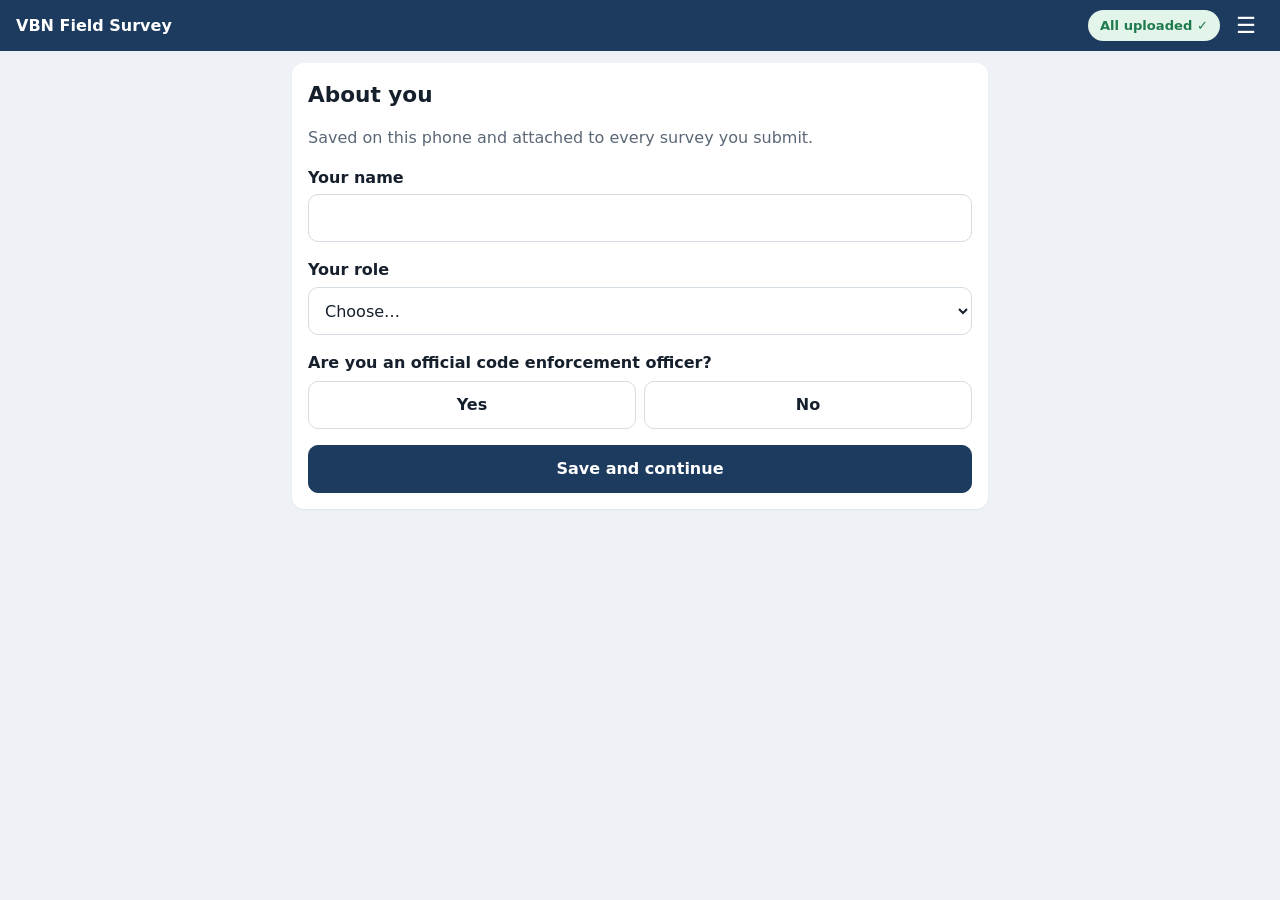
<file: index.html>
<!doctype html>
<html lang="en">
<head>
  <meta charset="utf-8">
  <meta name="viewport" content="width=device-width, initial-scale=1, viewport-fit=cover">
  <meta name="theme-color" content="#1d3a5f">
  <meta name="apple-mobile-web-app-capable" content="yes">
  <meta name="apple-mobile-web-app-title" content="VBN Survey">
  <title>VBN Field Survey</title>
  <link rel="manifest" href="manifest.webmanifest">
  <link rel="icon" href="icons/icon.svg" type="image/svg+xml">
  <link rel="apple-touch-icon" href="icons/icon-192.png">
  <link rel="stylesheet" href="css/app.css">
</head>
<body>
  <header class="topbar">
    <a class="brand" href="#/list">VBN Field Survey</a>
    <div class="topbar-actions">
      <button type="button" id="sync-pill" class="pill">…</button>
      <a class="icon-btn" href="#/menu" aria-label="Menu">☰</a>
    </div>
  </header>
  <main id="view" tabindex="-1"></main>
  <div id="toast" role="status" aria-live="polite"></div>
  <noscript>This tool needs JavaScript enabled.</noscript>
  <script type="module" src="js/app.js"></script>
</body>
</html>
</file>
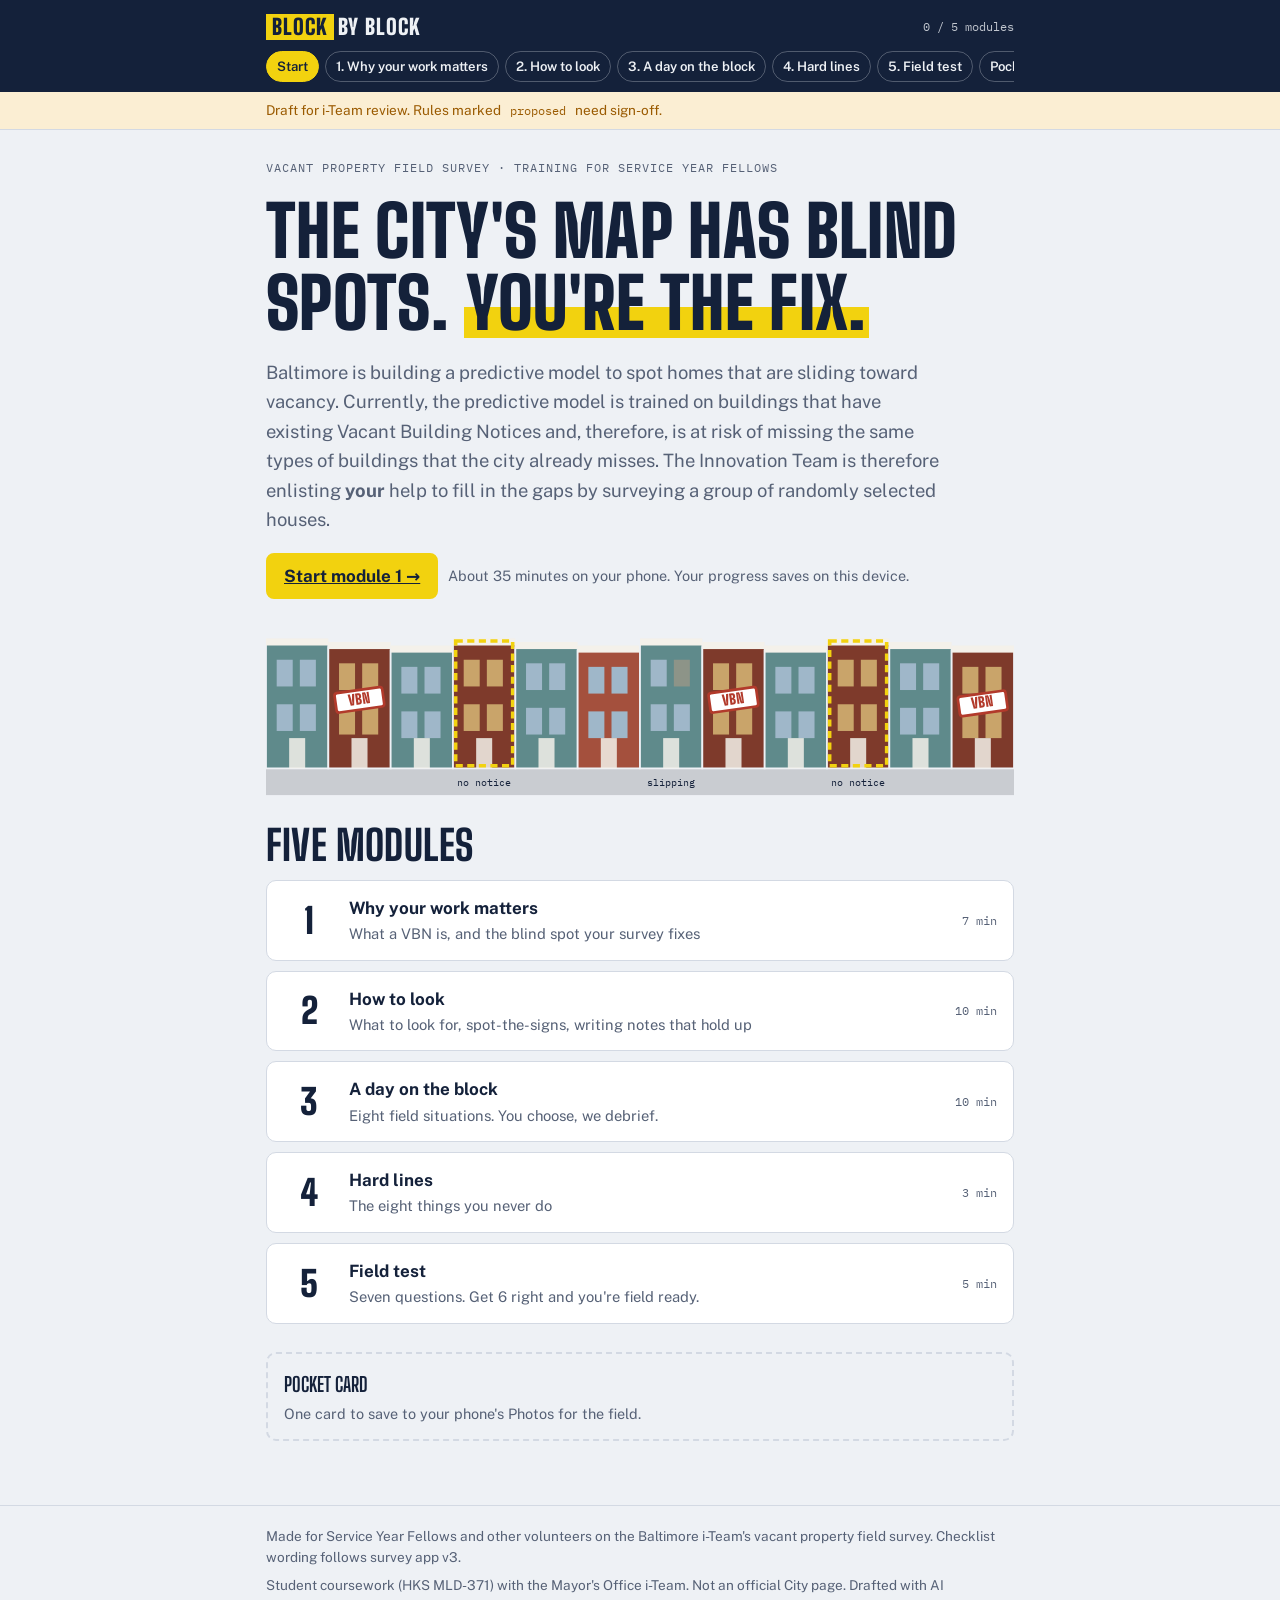
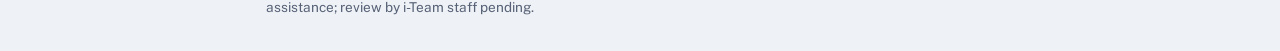
<file: training/index.html>
<!doctype html>
<html lang="en">
<head>
<meta charset="utf-8">
<meta name="viewport" content="width=device-width, initial-scale=1, viewport-fit=cover">
<meta name="description" content="VBN field survey training for Service Year Fellows. Student coursework draft, not an official City page.">
<style>:root{color-scheme:light;padding-top:env(safe-area-inset-top,0px);padding-bottom:env(safe-area-inset-bottom,0px)}body{margin:0}img{max-width:100%}[hidden]{display:none!important}</style>
<title>Block by Block</title>
<meta name="claude:viewport-fit-sides" content="cover">
<link rel="preconnect" href="https://fonts.googleapis.com">
<link rel="preconnect" href="https://fonts.gstatic.com" crossorigin>
<link rel="stylesheet" href="https://fonts.googleapis.com/css2?family=Big+Shoulders+Display:wght@700;800;900&family=IBM+Plex+Mono:wght@500&family=Public+Sans:ital,wght@0,400;0,600;0,700;1,400&display=swap">
<style>
/* Layout: a field notebook. One narrow reading column, a sticky top bar with module chips,
   hi-vis yellow used like a highlighter on survey paper, brick red reserved for hard lines. */
:root {
  --paper: #eef1f5;
  --card: #ffffff;
  --ink: #14213a;
  --muted: #566176;
  --line: #d3d9e3;
  --hivis: #f2d20f;
  --hivis-ink: #14213a;
  --brick: #b23a2b;
  --brick-bg: #f9e4e0;
  --ok: #1d7650;
  --ok-bg: #dff2e8;
  --judge: #9a5a00;
  --judge-bg: #fbeed3;
  --focus: #2f6fd6;
  /* house illustration */
  --h-brick: #a4503d;
  --h-brick-dk: #7e3a2b;
  --h-form: #a7abb3;
  --h-form-dk: #8c919a;
  --h-paint: #5f8a8b;
  --h-trim: #f4f1ea;
  --h-glass: #9fb7c9;
  --h-glass-dirty: #8d9488;
  --h-board: #c9a46a;
  --h-board-dk: #a07f48;
  --h-green: #4d7d3a;
  --h-green-dk: #2f5a24;
  --h-green-lt: #7fae5a;
  --h-walk: #c9ccd1;
  --h-sky: #dde6ee;
  --h-bag: #2b2f36;
  --display: "Big Shoulders Display", "Arial Narrow", Impact, sans-serif;
  --body: "Public Sans", system-ui, -apple-system, "Segoe UI", Roboto, sans-serif;
  --mono: "IBM Plex Mono", ui-monospace, Menlo, Consolas, monospace;
}
@media (prefers-color-scheme: dark) {
  :root:not([data-theme="light"]) {
    --paper: #0f1626; --card: #172138; --ink: #e8ecf3; --muted: #9ba5b9; --line: #2a3552;
    --hivis: #f2d20f; --hivis-ink: #14213a;
    --brick: #f08070; --brick-bg: #3a1d1b; --ok: #62d3a2; --ok-bg: #12301f;
    --judge: #f2b45a; --judge-bg: #352710; --focus: #8ab4ff;
    --h-brick: #8f4636; --h-brick-dk: #6a3226; --h-form: #7d828b; --h-form-dk: #686d76;
    --h-paint: #4b7071; --h-trim: #d9d5cc; --h-glass: #6d8597; --h-glass-dirty: #6b7067;
    --h-board: #a8864f; --h-board-dk: #826639; --h-green: #4f7a3c; --h-green-dk: #2e4f24; --h-green-lt: #73a052; --h-walk: #59606b;
    --h-sky: #1d2944; --h-bag: #090b0f;
    color-scheme: dark;
  }
}
:root[data-theme="dark"] {
  --paper: #0f1626; --card: #172138; --ink: #e8ecf3; --muted: #9ba5b9; --line: #2a3552;
  --hivis: #f2d20f; --hivis-ink: #14213a;
  --brick: #f08070; --brick-bg: #3a1d1b; --ok: #62d3a2; --ok-bg: #12301f;
  --judge: #f2b45a; --judge-bg: #352710; --focus: #8ab4ff;
  --h-brick: #8f4636; --h-brick-dk: #6a3226; --h-form: #7d828b; --h-form-dk: #686d76;
  --h-paint: #4b7071; --h-trim: #d9d5cc; --h-glass: #6d8597; --h-glass-dirty: #6b7067;
  --h-board: #a8864f; --h-board-dk: #826639; --h-green: #4f7a3c; --h-green-dk: #2e4f24; --h-green-lt: #73a052; --h-walk: #59606b;
  --h-sky: #1d2944; --h-bag: #090b0f;
  color-scheme: dark;
}

* { box-sizing: border-box; }
html { scroll-padding-top: 120px; }
body {
  background: var(--paper);
  color: var(--ink);
  font: 17px/1.6 var(--body);
  -webkit-font-smoothing: antialiased;
}
body::before {
  content: ""; position: fixed; inset: 0 0 auto; height: env(safe-area-inset-top, 0px);
  z-index: 10; background: #14213a;
}
a { color: inherit; }
:focus-visible { outline: 3px solid var(--focus); outline-offset: 2px; border-radius: 4px; }
h1, h2, h3 { font-family: var(--display); text-wrap: balance; line-height: 1.02; margin: 0; letter-spacing: 0.005em; }
h1 { font-size: clamp(2.6rem, 9vw, 4.4rem); font-weight: 900; text-transform: uppercase; }
h2 { font-size: clamp(1.9rem, 6vw, 2.6rem); font-weight: 800; text-transform: uppercase; }
h3 { font-size: 1.45rem; font-weight: 800; text-transform: uppercase; }
p { margin: 0; }
.mono { font-family: var(--mono); font-size: 0.8em; }
.wrap {
  max-width: 780px; margin: 0 auto;
  padding-left: max(16px, env(safe-area-inset-left, 0px));
  padding-right: max(16px, env(safe-area-inset-right, 0px));
}

/* Top bar */
.top {
  position: sticky; top: env(safe-area-inset-top, 0px); z-index: 9;
  background: var(--ink); color: var(--paper);
}
:root .top { color: #eef1f5; background: #14213a; }
.top .wrap { display: flex; flex-direction: column; gap: 6px; padding-block: 10px 0; }
.brand { display: flex; align-items: center; justify-content: space-between; gap: 12px; }
.brand a { text-decoration: none; font-family: var(--display); font-weight: 900; font-size: 1.35rem; letter-spacing: 0.04em; text-transform: uppercase; }
.brand a span { background: var(--hivis); color: var(--hivis-ink); padding: 0 6px; margin-right: 4px; }
.brand .count { font-family: var(--mono); font-size: 0.78rem; opacity: 0.8; white-space: nowrap; }
.chips { display: flex; gap: 6px; overflow-x: auto; padding-bottom: 10px; scrollbar-width: none; }
.chips::-webkit-scrollbar { display: none; }
.chip {
  flex: none; text-decoration: none; font-size: 0.82rem; font-weight: 600;
  padding: 4px 10px; border-radius: 999px; border: 1px solid rgba(238,241,245,0.28);
  white-space: nowrap; display: inline-flex; gap: 6px; align-items: center;
}
.chip[aria-current="page"] { background: var(--hivis); color: var(--hivis-ink); border-color: var(--hivis); }
.chip .tick { font-size: 0.75rem; }

.draft {
  background: var(--judge-bg); color: var(--judge); font-size: 0.85rem; border-bottom: 1px solid var(--line);
}
.draft .wrap { padding-block: 8px; }

main { padding-block: 28px 64px; }
section.view { display: flex; flex-direction: column; gap: 28px; }
.kicker { font-family: var(--mono); font-size: 0.78rem; letter-spacing: 0.08em; text-transform: uppercase; color: var(--muted); }
.lede { font-size: 1.15rem; color: var(--muted); max-width: 62ch; }
.prose { display: flex; flex-direction: column; gap: 14px; max-width: 65ch; }
.hl { background: linear-gradient(transparent 55%, var(--hivis) 55%, var(--hivis) 92%, transparent 92%); color: inherit; padding: 0 2px; }
.block { display: flex; flex-direction: column; gap: 14px; }
.card { background: var(--card); border: 1px solid var(--line); border-radius: 10px; padding: 20px; display: flex; flex-direction: column; gap: 14px; min-width: 0; }
.muted { color: var(--muted); }
.small { font-size: 0.9rem; }

/* Buttons */
button { font: inherit; color: inherit; cursor: pointer; }
.btn {
  border: 2px solid var(--ink); background: transparent; padding: 10px 16px; border-radius: 8px;
  font-weight: 700; text-align: left; line-height: 1.35;
}
.btn:hover { background: color-mix(in srgb, var(--ink) 7%, transparent); }
.btn.primary { background: var(--hivis); color: var(--hivis-ink); border-color: var(--hivis); }
.btn.primary:hover { filter: brightness(0.95); }
.btn:disabled { opacity: 0.45; cursor: default; }
.row { display: flex; gap: 10px; flex-wrap: wrap; align-items: center; }
.options { display: flex; flex-direction: column; gap: 8px; }
.opt {
  border: 1.5px solid var(--line); background: var(--card); border-radius: 8px; padding: 12px 14px;
  text-align: left; font-weight: 400; line-height: 1.45; display: flex; gap: 10px;
}
.opt:hover:not(:disabled) { border-color: var(--ink); }
.opt .letter { font-family: var(--mono); font-weight: 500; color: var(--muted); flex: none; }
.opt.right { border-color: var(--ok); background: var(--ok-bg); }
.opt.wrong { border-color: var(--brick); background: var(--brick-bg); }
.opt:disabled { cursor: default; }
.feedback { border-radius: 8px; padding: 12px 14px; font-size: 0.97rem; }
.feedback.good { background: var(--ok-bg); color: var(--ink); border-left: 4px solid var(--ok); }
.feedback.bad { background: var(--brick-bg); color: var(--ink); border-left: 4px solid var(--brick); }
.feedback.meh { background: var(--judge-bg); color: var(--ink); border-left: 4px solid var(--judge); }
.feedback strong { display: block; margin-bottom: 2px; }

/* Start page */
.hero { display: flex; flex-direction: column; gap: 18px; }
.hero svg { width: 100%; height: auto; display: block; max-width: 100%; }
.modlist { display: flex; flex-direction: column; gap: 10px; list-style: none; margin: 0; padding: 0; }
.modlist a {
  display: grid; grid-template-columns: 52px 1fr auto; gap: 14px; align-items: center;
  text-decoration: none; background: var(--card); border: 1px solid var(--line); border-radius: 10px; padding: 14px 16px;
}
.modlist a:hover { border-color: var(--ink); }
.modlist .num { font-family: var(--display); font-weight: 900; font-size: 2.2rem; line-height: 1; text-align: center; }
.modlist .t { font-weight: 700; display: block; }
.modlist .d { color: var(--muted); font-size: 0.92rem; display: block; }
.modlist .s { font-family: var(--mono); font-size: 0.75rem; color: var(--muted); white-space: nowrap; }
.modlist .s.done { color: var(--ok); }
.extras { display: grid; grid-template-columns: repeat(auto-fit, minmax(220px, 1fr)); gap: 10px; }
.extras a { text-decoration: none; border: 2px dashed var(--line); border-radius: 10px; padding: 14px 16px; display: flex; flex-direction: column; gap: 2px; }
.extras a:hover { border-color: var(--ink); }
.extras b { font-family: var(--display); text-transform: uppercase; font-size: 1.25rem; }

/* VBN stamp */
.defn { display: grid; grid-template-columns: auto 1fr; gap: 18px; align-items: center; }
.stamp {
  font-family: var(--display); font-weight: 900; font-size: 2.4rem; color: var(--brick);
  border: 4px solid var(--brick); border-radius: 6px; padding: 2px 12px; transform: rotate(-6deg);
  letter-spacing: 0.06em; line-height: 1.1;
}
@media (max-width: 460px) { .defn { grid-template-columns: 1fr; } .stamp { justify-self: start; } }

/* Guess sliders */
.guess { display: flex; flex-direction: column; gap: 10px; }
.guess label { font-weight: 600; }
.guess input[type=range] { width: 100%; accent-color: var(--ink); }
.guess .val { font-family: var(--display); font-weight: 800; font-size: 1.8rem; }
.guess .reveal { min-height: 1.6em; }

/* Blind spot strip */
.strip { overflow-x: auto; }
.strip svg { display: block; min-width: 560px; width: 100%; height: auto; }
.toggle { display: inline-flex; border: 2px solid var(--ink); border-radius: 999px; overflow: hidden; }
.toggle button { border: 0; background: transparent; padding: 7px 14px; font-weight: 700; font-size: 0.92rem; }
.toggle button[aria-pressed="true"] { background: var(--ink); color: var(--paper); }

/* Timeline */
.timeline { display: grid; grid-template-columns: repeat(5, 1fr); gap: 4px; list-style: none; margin: 0; padding: 0; }
.timeline li { padding: 10px 8px; font-size: 0.85rem; font-weight: 600; border-top: 6px solid var(--line); }
.timeline li:nth-child(1) { border-color: var(--ok); }
.timeline li:nth-child(2) { border-color: var(--hivis); }
.timeline li:nth-child(3) { border-color: var(--judge); }
.timeline li:nth-child(4), .timeline li:nth-child(5) { border-color: var(--brick); }
.timeline li span { display: block; font-weight: 400; color: var(--muted); font-size: 0.8rem; }
@media (max-width: 560px) { .timeline { grid-template-columns: 1fr; } .timeline li { border-top: 0; border-left: 6px solid var(--line); } }

/* checklist groups */
.rule { display: grid; grid-template-columns: repeat(auto-fit, minmax(160px, 1fr)); gap: 10px; }
.rule div { border: 1.5px solid var(--line); border-radius: 8px; padding: 12px; background: var(--card); display: flex; flex-direction: column; gap: 4px; }
.rule .g { font-family: var(--display); font-weight: 900; font-size: 2rem; line-height: 1; }
.rule .n { font-size: 0.88rem; color: var(--muted); }

/* Spot the signs */
.house svg { width: 100%; height: auto; display: block; max-width: 100%; border-radius: 8px; }
.hs { fill: transparent; cursor: pointer; }
.hs:hover { fill: color-mix(in srgb, var(--hivis) 25%, transparent); }
.hs:focus-visible { outline: none; fill: color-mix(in srgb, var(--focus) 25%, transparent); }
.hs.found { fill: color-mix(in srgb, var(--hivis) 30%, transparent); stroke: var(--hivis); stroke-width: 3; }
.hs.decoy.found { fill: color-mix(in srgb, var(--h-paint) 15%, transparent); stroke: var(--muted); stroke-dasharray: 6 4; }
.pin circle { fill: var(--hivis); stroke: #14213a; stroke-width: 2; }
.pin text { font: 800 15px var(--display); fill: #14213a; text-anchor: middle; dominant-baseline: central; pointer-events: none; }
.pin { pointer-events: none; }
.found-list { list-style: none; margin: 0; padding: 0; display: flex; flex-direction: column; gap: 6px; }
.found-list li { display: grid; grid-template-columns: 28px 1fr; gap: 10px; align-items: start; font-size: 0.95rem; }
.found-list .b { width: 24px; height: 24px; border-radius: 50%; background: var(--hivis); color: #14213a; font: 800 14px/24px var(--display); text-align: center; }
.found-list .b.x { background: transparent; border: 2px dashed var(--muted); color: var(--muted); line-height: 20px; }
.code { font-family: var(--mono); font-size: 0.75rem; background: color-mix(in srgb, var(--ink) 8%, transparent); padding: 1px 6px; border-radius: 4px; white-space: nowrap; }
.meter { height: 10px; background: var(--line); border-radius: 999px; overflow: hidden; }
.meter i { display: block; height: 100%; background: var(--hivis); width: 0; transition: width .3s; }

/* Scale */
.scale { display: grid; grid-template-columns: repeat(5, 1fr); gap: 6px; }
.scale div { border-radius: 8px; padding: 10px 8px; background: var(--card); border: 1.5px solid var(--line); display: flex; flex-direction: column; gap: 2px; }
.scale b { font-family: var(--display); font-size: 1.9rem; line-height: 1; }
.scale span { font-size: 0.8rem; font-weight: 700; }
.scale small { font-size: 0.75rem; color: var(--muted); line-height: 1.3; }
@media (max-width: 600px) { .scale { grid-template-columns: 1fr; } .scale div { flex-direction: row; gap: 10px; align-items: baseline; flex-wrap: wrap; } }

/* Ordered steps */
.steps { list-style: none; counter-reset: s; margin: 0; padding: 0; display: flex; flex-direction: column; gap: 8px; }
.steps li { counter-increment: s; display: grid; grid-template-columns: 34px 1fr; gap: 10px; align-items: baseline; }
.steps li::before { content: counter(s); font-family: var(--display); font-weight: 900; font-size: 1.5rem; line-height: 1; text-align: center; }

/* Scenario */
.scene-head { display: flex; justify-content: space-between; align-items: baseline; gap: 12px; flex-wrap: wrap; }
.scene-text { font-size: 1.12rem; }
.dots { display: flex; gap: 5px; }
.dots i { width: 10px; height: 10px; border-radius: 50%; background: var(--line); display: block; }
.dots i.on { background: var(--ink); }
.dots i.ok { background: var(--ok); }
.dots i.no { background: var(--brick); }

/* Hard lines */
.lines { list-style: none; margin: 0; padding: 0; display: flex; flex-direction: column; gap: 0; border-top: 3px solid var(--brick); }
.lines li { display: grid; grid-template-columns: 44px 1fr; gap: 12px; padding: 14px 0; border-bottom: 1px solid var(--line); }
.lines .n { font-family: var(--display); font-weight: 900; font-size: 2rem; color: var(--brick); line-height: 1; }
.lines b { display: block; font-size: 1.05rem; }
.lines span { color: var(--muted); font-size: 0.95rem; }
.prop { font-family: var(--mono); font-size: 0.72rem; color: var(--judge); background: var(--judge-bg); padding: 1px 6px; border-radius: 4px; white-space: nowrap; }
.sorter { display: flex; flex-direction: column; gap: 14px; }
.sort-card { font-size: 1.15rem; font-weight: 600; padding: 22px 18px; border: 2px solid var(--ink); border-radius: 10px; background: var(--card); min-height: 110px; display: flex; align-items: center; }
.bins { display: grid; grid-template-columns: repeat(3, 1fr); gap: 8px; }
.bin { border: 2px solid; border-radius: 8px; padding: 12px 8px; font-weight: 800; text-align: center; background: var(--card); font-family: var(--display); font-size: 1.2rem; text-transform: uppercase; letter-spacing: 0.02em; }
.bin.fine { border-color: var(--ok); color: var(--ok); }
.bin.judge { border-color: var(--judge); color: var(--judge); }
.bin.line { border-color: var(--brick); color: var(--brick); }
.bin:hover:not(:disabled) { background: color-mix(in srgb, currentColor 10%, var(--card)); }
.bin:disabled { opacity: .5; cursor: default; }

/* Notes game */
.vs { display: grid; grid-template-columns: 1fr 1fr; gap: 8px; }
@media (max-width: 520px) { .vs { grid-template-columns: 1fr; } }
.vs .opt { font-family: var(--mono); font-size: 0.88rem; }

/* Test */
.score-big { font-family: var(--display); font-weight: 900; font-size: 3.4rem; line-height: 1; }
input[type=text] { font: inherit; padding: 10px 12px; border: 1.5px solid var(--line); border-radius: 8px; background: var(--card); color: var(--ink); width: 100%; max-width: 360px; }

/* Pocket card */
.pocket { border: 3px solid var(--ink); border-radius: 16px; background: var(--card); padding: 20px; display: flex; flex-direction: column; gap: 16px; max-width: 460px; }
.pocket h2 { font-size: 2rem; }
.pocket ol, .pocket ul { margin: 0; padding-left: 1.3em; display: flex; flex-direction: column; gap: 4px; font-size: 0.95rem; }
.pocket .lbl { font-family: var(--mono); font-size: 0.72rem; text-transform: uppercase; letter-spacing: 0.08em; color: var(--muted); }
.pocket .never { border-top: 3px solid var(--brick); padding-top: 10px; display: flex; flex-direction: column; gap: 6px; }
.pocket .never li::marker { color: var(--brick); font-weight: 800; }
.say { background: rgba(242, 210, 15, 0.22); border-radius: 8px; padding: 12px 14px; font-style: italic; }

.next { display: flex; justify-content: space-between; gap: 10px; flex-wrap: wrap; border-top: 1px solid var(--line); padding-top: 20px; }
footer { border-top: 1px solid var(--line); }
footer .wrap { padding-block: 20px 32px; font-size: 0.85rem; color: var(--muted); display: flex; flex-direction: column; gap: 6px; }

@media (prefers-reduced-motion: reduce) { * { transition: none !important; animation: none !important; } }
@keyframes pop { from { transform: scale(.6); } to { transform: scale(1); } }
.pin { animation: pop .2s ease-out; transform-box: fill-box; transform-origin: center; }
</style>

</head>
<body>
<header class="top">
  <div class="wrap">
    <div class="brand">
      <a href="#start"><span>Block</span>by Block</a>
      <div class="count" id="count">0 / 5 modules</div>
    </div>
    <nav class="chips" id="chips" aria-label="Modules"></nav>
  </div>
</header>
<div class="draft"><div class="wrap">Draft for i-Team review. Rules marked <span class="prop">proposed</span> need sign-off.</div></div>

<main class="wrap" id="main"></main>

<footer><div class="wrap">
  <p>Made for Service Year Fellows and other volunteers on the Baltimore i-Team's vacant property field survey. Checklist wording follows survey app v3.</p>
  <p>Student coursework (HKS MLD-371) with the Mayor's Office i-Team. Not an official City page. Drafted with AI assistance; review by i-Team staff pending.</p>
</div></footer>

<script>
(() => {
const MODS = [
  { id: "why",   n: 1, t: "Why your work matters", d: "What a VBN is, and the blind spot your survey fixes", min: 7 },
  { id: "look",  n: 2, t: "How to look", d: "What to look for, spot-the-signs, writing notes that hold up", min: 10 },
  { id: "norms", n: 3, t: "A day on the block", d: "Eight field situations. You choose, we debrief.", min: 10 },
  { id: "lines", n: 4, t: "Hard lines", d: "The eight things you never do", min: 3 },
  { id: "test",  n: 5, t: "Field test", d: "Seven questions. Get 6 right and you're field ready.", min: 5 },
];
const VIEWS = ["start", ...MODS.map(m => m.id), "pocket"];

/* ---------- storage (per-viewer convenience only) ---------- */
const KEY = "bbb-progress-v1";
let state = { done: {}, name: "", passed: false, passedOn: "" };
try { const s = JSON.parse(localStorage.getItem(KEY) || "null"); if (s) state = Object.assign(state, s); } catch (e) {}
const save = () => { try { localStorage.setItem(KEY, JSON.stringify(state)); } catch (e) {} };
const markDone = (id) => { state.done[id] = true; save(); renderChrome(); };

const $ = (s, el = document) => el.querySelector(s);
const esc = (s) => String(s).replace(/[&<>"]/g, c => ({ "&": "&amp;", "<": "&lt;", ">": "&gt;", '"': "&quot;" }[c]));
const main = $("#main");

function renderChrome(view) {
  view = view || current();
  const n = MODS.filter(m => state.done[m.id]).length;
  $("#count").textContent = `${n} / 5 modules`;
  const items = [["start", "Start"], ...MODS.map(m => [m.id, `${m.n}. ${m.t}`]), ["pocket", "Pocket card"]];
  $("#chips").innerHTML = items.map(([id, label]) =>
    `<a class="chip" href="#${id}" ${id === view ? 'aria-current="page"' : ""}>${esc(label)}${state.done[id] ? '<span class="tick" aria-label="done">✓</span>' : ""}</a>`).join("");
  const cur = $("#chips [aria-current]"); if (cur) cur.scrollIntoView({ block: "nearest", inline: "center" });
}
function current() { const h = location.hash.slice(1); return VIEWS.includes(h) ? h : "start"; }

function nextNav(id) {
  const i = MODS.findIndex(m => m.id === id);
  const prev = i > 0 ? MODS[i - 1] : null, nxt = MODS[i + 1];
  return `<div class="next">
    ${prev ? `<a class="btn" href="#${prev.id}">← ${esc(prev.t)}</a>` : `<a class="btn" href="#start">← Start</a>`}
    ${nxt ? `<a class="btn primary" href="#${nxt.id}" data-finish="${id}">Done. Next: ${esc(nxt.t)} →</a>` : ""}
  </div>`;
}

/* ---------- shared: multiple-choice question widget ---------- */
function mcq(el, q, onAnswer) {
  const letters = "ABCD";
  el.innerHTML = `<div class="options">${q.opts.map((o, i) =>
    `<button class="opt" data-i="${i}"><span class="letter">${letters[i]}</span><span>${esc(o)}</span></button>`).join("")}</div>
    <div class="fb" aria-live="polite"></div>`;
  el.querySelectorAll(".opt").forEach(b => b.addEventListener("click", () => {
    const i = +b.dataset.i, right = i === q.a;
    el.querySelectorAll(".opt").forEach((x, j) => { x.disabled = true; if (j === q.a) x.classList.add("right"); });
    if (!right) b.classList.add("wrong");
    const why = (q.why && q.why[i]) || q.explain || "";
    $(".fb", el).innerHTML = `<div class="feedback ${right ? "good" : "bad"}"><strong>${right ? "Yes." : "Not quite."}</strong>${why}</div>`;
    onAnswer && onAnswer(right, i);
  }));
}

/* ---------- house illustrations ---------- */
function rowStrip(mode) {
  // 12 houses; a few have VBNs on file, a few are vacant without one, a couple are struggling
  const kinds = ["ok","vbn","ok","hidden","ok","ok","strug","vbn","ok","hidden","ok","vbn"];
  const w = 70, gap = 0, H = 170;
  let s = `<svg viewBox="0 0 ${12 * w} ${H + 30}" role="img" aria-label="${mode === "model" ? "What the predictive model sees: three houses with a VBN on file" : "What is really on the block: three houses with VBNs, two vacant houses with no notice, one struggling house"}">`;
  s += `<rect x="0" y="${H}" width="${12 * w}" height="30" fill="var(--h-walk)"/>`;
  kinds.forEach((k, i) => {
    const x = i * (w + gap), top = 30 + (i % 3) * 4;
    const isV = k === "vbn" || k === "hidden";
    const showHidden = mode === "real";
    const body = (k === "hidden" && showHidden) || k === "vbn" ? "var(--h-brick-dk)" : (i % 2 ? "var(--h-brick)" : "var(--h-paint)");
    s += `<rect x="${x}" y="${top}" width="${w}" height="${H - top}" fill="${body}" stroke="var(--paper)" stroke-width="2"/>`;
    s += `<rect x="${x}" y="${top - 6}" width="${w}" height="8" fill="var(--h-trim)"/>`;
    for (let r = 0; r < 2; r++) for (let c = 0; c < 2; c++) {
      const wx = x + 12 + c * 26, wy = top + 18 + r * 50;
      let fill = "var(--h-glass)";
      if (k === "vbn" || (k === "hidden" && showHidden)) fill = "var(--h-board)";
      if (k === "strug" && showHidden && r === 0 && c === 1) fill = "var(--h-glass-dirty)";
      s += `<rect x="${wx}" y="${wy}" width="18" height="30" fill="${fill}"/>`;
    }
    s += `<rect x="${x + 26}" y="${H - 34}" width="18" height="34" fill="var(--h-trim)" opacity=".85"/>`;
    if (k === "vbn") {
      s += `<g transform="rotate(-8 ${x + 35} ${top + 60})"><rect x="${x + 8}" y="${top + 48}" width="54" height="22" fill="var(--card)" stroke="var(--brick)" stroke-width="3" rx="3"/><text x="${x + 35}" y="${top + 64}" text-anchor="middle" font-family="Big Shoulders Display, sans-serif" font-weight="900" font-size="16" fill="var(--brick)">VBN</text></g>`;
    }
    if (k === "hidden" && showHidden) {
      s += `<rect x="${x + 3}" y="${top - 3}" width="${w - 6}" height="${H - top}" fill="none" stroke="var(--hivis)" stroke-width="4" stroke-dasharray="8 5"/>`;
      s += `<text x="${x + 35}" y="${H + 20}" text-anchor="middle" font-family="IBM Plex Mono, monospace" font-size="11" fill="var(--ink)">no notice</text>`;
    }
    if (k === "strug" && showHidden) {
      s += `<text x="${x + 35}" y="${H + 20}" text-anchor="middle" font-family="IBM Plex Mono, monospace" font-size="11" fill="var(--ink)">slipping</text>`;
    }
  });
  return s + `</svg>`;
}

const HOUSE_SPOTS = [
  { id: "board1", x: 200, y: 96, w: 58, h: 84, sign: true, name: "Boarded window", sec: "Distress", note: "Count them. There's another one on this floor." },
  { id: "board2", x: 380, y: 96, w: 58, h: 84, sign: true, name: "Second boarded window", sec: "Distress", note: "In the app: “More than one boarded window or door.” Say which ones in the details box." },
  { id: "broken", x: 296, y: 210, w: 140, h: 92, sign: true, name: "Broken window", sec: "Distress", note: "In the app: “One or more broken windows or doors.”" },
  { id: "gutter", x: 176, y: 60, w: 110, h: 46, sign: true, name: "Gutter falling off", sec: "Distress", note: "Goes under overall physical condition, along with fire damage and broken steps." },
  { id: "lockbox", x: 240, y: 248, w: 24, h: 26, sign: true, name: "Lock box on the door", sec: "Signs no one lives there", note: "Often means a bank, agent or investor controls access." },
  { id: "mail", x: 200, y: 302, w: 70, h: 26, sign: true, name: "Mail piling up", sec: "Signs no one lives there", note: "Note roughly how much and where." },
  { id: "weeds", x: 272, y: 300, w: 124, h: 48, sign: true, name: "Weeds and overgrowth", sec: "Distress", note: "Even rowhouses without a yard show this at the base and steps." },
  { id: "trash", x: 400, y: 304, w: 56, h: 44, sign: true, name: "Trash bags piled outside", sec: "Distress", note: "Say what and where: porch, steps, yard." },
  { id: "screen", x: 490, y: 96, w: 70, h: 84, sign: false, name: "Painted window screen (house next door)", note: "Not a sign. Painted screens are a Baltimore folk art tradition, and they show someone cares about the house." },
];

function houseSVG() {
  let s = `<svg viewBox="0 0 640 380" role="group" aria-label="A Baltimore rowhouse with its two neighbors. Tap or press Enter on parts of the picture to inspect them.">
  <defs>
    <pattern id="br" width="22" height="12" patternUnits="userSpaceOnUse">
      <rect width="22" height="12" fill="var(--h-brick)"/>
      <path d="M0 11.5 H22 M11 0 V5.5 M0 6 H22 M0 6 V11.5" stroke="var(--h-brick-dk)" stroke-width="1" fill="none"/>
    </pattern>
  </defs>
  <rect width="640" height="380" fill="var(--h-sky)"/>
  <!-- left neighbor: plain brick, kept up -->
  <rect x="0" y="66" width="178" height="262" fill="url(#br)"/>
  <rect x="0" y="54" width="178" height="16" fill="var(--h-trim)"/>
  <rect x="24" y="100" width="48" height="74" fill="var(--h-glass)" stroke="var(--h-trim)" stroke-width="5"/>
  <rect x="104" y="100" width="48" height="74" fill="var(--h-glass)" stroke="var(--h-trim)" stroke-width="5"/>
  <rect x="24" y="214" width="56" height="74" fill="var(--h-glass)" stroke="var(--h-trim)" stroke-width="5"/>
  <rect x="110" y="208" width="44" height="104" fill="var(--h-paint)" stroke="var(--h-trim)" stroke-width="4"/>
  <rect x="100" y="312" width="64" height="8" fill="var(--h-trim)"/><rect x="94" y="320" width="76" height="8" fill="var(--h-trim)"/>
  <!-- target house -->
  <rect x="180" y="72" width="280" height="256" fill="url(#br)"/>
  <rect x="176" y="56" width="288" height="18" fill="var(--h-trim)"/>
  <rect x="176" y="72" width="288" height="5" fill="var(--h-brick-dk)"/>
  <!-- falling gutter -->
  <path d="M182 78 L250 104" stroke="var(--h-form-dk)" stroke-width="7" stroke-linecap="round"/>
  <path d="M262 76 L462 76" stroke="var(--h-form-dk)" stroke-width="6"/>
  <!-- 2nd floor windows -->
  ${board(204, 100)}
  <rect x="294" y="100" width="50" height="76" fill="var(--h-glass-dirty)" stroke="var(--h-trim)" stroke-width="5"/>
  <path d="M300 112 l12 -4 M318 140 l14 -6" stroke="var(--h-trim)" stroke-width="2" opacity=".5"/>
  ${board(384, 100)}
  <!-- door + lockbox -->
  <rect x="204" y="206" width="58" height="108" fill="var(--h-brick-dk)" stroke="var(--h-trim)" stroke-width="5"/>
  <rect x="212" y="214" width="42" height="34" fill="var(--h-glass-dirty)"/>
  <rect x="245" y="252" width="14" height="18" rx="2" fill="var(--h-bag)"/><rect x="248" y="248" width="8" height="5" rx="2" fill="none" stroke="var(--h-bag)" stroke-width="2"/>
  <!-- broken window -->
  <rect x="300" y="214" width="132" height="84" fill="var(--h-glass)" stroke="var(--h-trim)" stroke-width="5"/>
  <line x1="366" y1="214" x2="366" y2="298" stroke="var(--h-trim)" stroke-width="4"/>
  <path d="M318 226 L334 252 L322 270 M334 252 L352 246 M334 252 L340 290" stroke="var(--h-bag)" stroke-width="2.4" fill="none"/>
  <path d="M326 240 L344 238 L340 262 Z" fill="var(--h-bag)"/>
  <!-- marble steps -->
  <rect x="196" y="314" width="74" height="7" fill="var(--h-trim)"/><rect x="190" y="321" width="86" height="7" fill="var(--h-trim)"/>
  <!-- mail -->
  <g fill="var(--h-trim)" stroke="var(--h-form-dk)" stroke-width="1">
    <rect x="210" y="306" width="18" height="10" transform="rotate(-12 219 311)"/>
    <rect x="226" y="308" width="16" height="9" transform="rotate(9 234 312)"/>
    <rect x="240" y="304" width="18" height="11" transform="rotate(-4 249 309)"/>
    <rect x="218" y="300" width="15" height="9" transform="rotate(20 225 304)"/>
  </g>
  <!-- trash bags -->
  <ellipse cx="416" cy="320" rx="16" ry="14" fill="var(--h-bag)"/><ellipse cx="440" cy="318" rx="14" ry="17" fill="var(--h-bag)"/>
  <path d="M412 307 l4 -6 l4 6 M436 302 l4 -6 l4 6" stroke="var(--h-bag)" stroke-width="3" fill="none"/>
  <!-- right neighbor: painted, with painted screen -->
  <rect x="462" y="66" width="178" height="262" fill="var(--h-paint)"/>
  <rect x="462" y="54" width="178" height="16" fill="var(--h-trim)"/>
  <rect x="494" y="100" width="62" height="76" fill="var(--h-sky)" stroke="var(--h-trim)" stroke-width="5"/>
  <path d="M497 160 Q512 140 525 150 T553 145 L553 173 L497 173 Z" fill="var(--h-green)"/>
  <rect x="512" y="110" width="22" height="22" fill="none"/><circle cx="540" cy="116" r="7" fill="var(--hivis)"/>
  <path d="M497 160 L505 140 L515 160 Z" fill="var(--h-trim)" opacity=".7"/>
  <rect x="580" y="100" width="44" height="76" fill="var(--h-glass)" stroke="var(--h-trim)" stroke-width="5"/>
  <rect x="482" y="214" width="60" height="70" fill="var(--h-glass)" stroke="var(--h-trim)" stroke-width="5"/>
  <rect x="478" y="284" width="68" height="12" fill="var(--h-board-dk)"/>
  <circle cx="490" cy="280" r="7" fill="var(--hivis)"/><circle cx="506" cy="278" r="6" fill="var(--brick)"/><circle cx="522" cy="280" r="7" fill="var(--hivis)"/>
  <rect x="572" y="208" width="44" height="104" fill="var(--h-brick-dk)" stroke="var(--h-trim)" stroke-width="4"/>
  <rect x="564" y="312" width="60" height="8" fill="var(--h-trim)"/><rect x="558" y="320" width="72" height="8" fill="var(--h-trim)"/>
  <!-- sidewalk -->
  <rect x="0" y="328" width="640" height="52" fill="var(--h-walk)"/>
  <path d="M120 328 v52 M300 328 v52 M480 328 v52" stroke="var(--h-form-dk)" stroke-width="1.5" opacity=".5"/>
  <!-- overgrowth: ivy up the wall, shrubs and leafy weeds spilling onto the sidewalk -->
  <path d="M288 334 C282 316 294 304 286 286 C280 272 292 262 286 246" stroke="var(--h-green-dk)" stroke-width="2.5" fill="none"/>
  <g fill="var(--h-green)">
    <ellipse cx="282" cy="318" rx="6" ry="3.5" transform="rotate(-30 282 318)"/><ellipse cx="293" cy="306" rx="6" ry="3.5" transform="rotate(25 293 306)"/>
    <ellipse cx="281" cy="292" rx="6" ry="3.5" transform="rotate(-35 281 292)"/><ellipse cx="292" cy="278" rx="5.5" ry="3.2" transform="rotate(30 292 278)"/>
    <ellipse cx="282" cy="264" rx="5" ry="3" transform="rotate(-30 282 264)"/><ellipse cx="290" cy="251" rx="4.5" ry="2.8" transform="rotate(20 290 251)"/>
  </g>
  <g fill="var(--h-green-dk)">
    <circle cx="298" cy="326" r="15"/><circle cx="324" cy="320" r="18"/><circle cx="352" cy="324" r="15"/><circle cx="376" cy="318" r="17"/><circle cx="396" cy="328" r="11"/>
  </g>
  <g stroke="var(--h-green-dk)" stroke-width="2" fill="none">
    <path d="M314 316 Q310 296 316 280"/><path d="M362 312 Q366 292 358 274"/><path d="M388 314 Q384 300 390 288"/>
  </g>
  <g fill="var(--h-green)">
    <circle cx="306" cy="314" r="11"/><circle cx="334" cy="308" r="13"/><circle cx="360" cy="312" r="11"/><circle cx="384" cy="306" r="12"/>
    <ellipse cx="310" cy="290" rx="7" ry="3.5" transform="rotate(-35 310 290)"/><ellipse cx="320" cy="284" rx="7" ry="3.5" transform="rotate(30 320 284)"/>
    <ellipse cx="356" cy="284" rx="7" ry="3.5" transform="rotate(-30 356 284)"/><ellipse cx="366" cy="278" rx="6.5" ry="3.2" transform="rotate(35 366 278)"/>
    <ellipse cx="386" cy="296" rx="6" ry="3" transform="rotate(-30 386 296)"/><ellipse cx="394" cy="290" rx="6" ry="3" transform="rotate(30 394 290)"/>
  </g>
  <g fill="var(--h-green-lt)">
    <circle cx="302" cy="310" r="4.5"/><circle cx="330" cy="302" r="5.5"/><circle cx="340" cy="312" r="3.5"/><circle cx="357" cy="306" r="4.5"/><circle cx="380" cy="300" r="5"/><circle cx="320" cy="324" r="4"/><circle cx="370" cy="322" r="4"/>
  </g>
  <g fill="var(--h-green-dk)">
    <path d="M292 330 L286 296 L296 326 Z"/><path d="M300 330 L304 290 L308 328 Z"/><path d="M340 322 L334 286 L346 318 Z"/>
    <path d="M346 324 L354 292 L352 324 Z"/><path d="M372 326 L376 284 L380 322 Z"/><path d="M398 330 L404 298 L404 330 Z"/>
    <path d="M326 326 L318 294 L330 322 Z"/><path d="M386 328 L380 300 L392 326 Z"/>
  </g>
  <g fill="var(--h-green)">
    <path d="M296 334 L292 306 L302 332 Z"/><path d="M338 334 L344 302 L346 332 Z"/><path d="M378 334 L370 304 L384 332 Z"/><path d="M402 334 L410 310 L408 334 Z"/>
  </g>
  <circle cx="316" cy="279" r="3" fill="var(--hivis)"/><circle cx="391" cy="286" r="2.6" fill="var(--hivis)"/><circle cx="346" cy="296" r="2.6" fill="var(--hivis)"/>
  `;
  HOUSE_SPOTS.forEach(h => {
    s += `<rect class="hs${h.sign ? "" : " decoy"}" data-id="${h.id}" x="${h.x}" y="${h.y}" width="${h.w}" height="${h.h}" rx="6" tabindex="0" role="button" aria-label="Inspect: ${esc(h.sign ? "part of the house" : "part of the house next door")} at ${h.id === "screen" ? "right" : "center"}"/>`;
  });
  return s + `<g id="pins"></g></svg>`;
  function board(x, y) {
    return `<rect x="${x}" y="${y}" width="50" height="76" fill="var(--h-board)" stroke="var(--h-trim)" stroke-width="5"/>
      <path d="M${x + 3} ${y + 20} H${x + 47} M${x + 3} ${y + 40} H${x + 47} M${x + 3} ${y + 60} H${x + 47}" stroke="var(--h-board-dk)" stroke-width="2"/>
      <circle cx="${x + 8}" cy="${y + 10}" r="2" fill="var(--h-board-dk)"/><circle cx="${x + 42}" cy="${y + 10}" r="2" fill="var(--h-board-dk)"/>
      <circle cx="${x + 8}" cy="${y + 68}" r="2" fill="var(--h-board-dk)"/><circle cx="${x + 42}" cy="${y + 68}" r="2" fill="var(--h-board-dk)"/>`;
  }
}

/* ================= VIEWS ================= */

function vStart() {
  const doneN = MODS.filter(m => state.done[m.id]).length;
  const firstOpen = MODS.find(m => !state.done[m.id]) || MODS[4];
  main.innerHTML = `<section class="view">
    <div class="hero">
      <p class="kicker">Vacant property field survey · Training for Service Year Fellows</p>
      <h1>The City's map has blind spots. <span class="hl">You're the fix.</span></h1>
      <p class="lede">Baltimore is building a predictive model to spot homes that are sliding toward vacancy. Currently, the predictive model is trained on buildings that have existing Vacant Building Notices and, therefore, is at risk of missing the same types of buildings that the city already misses. The Innovation Team is therefore enlisting <strong>your</strong> help to fill in the gaps by surveying a group of randomly selected houses.</p>
      <div class="row">
        <a class="btn primary" href="#${firstOpen.id}">${doneN ? "Keep going" : "Start module 1"} →</a>
        <span class="muted small">About 35 minutes on your phone. Your progress saves on this device.</span>
      </div>
      ${rowStrip("real")}
    </div>
    <div class="block">
      <h2>Five modules</h2>
      <ol class="modlist">
        ${MODS.map(m => `<li><a href="#${m.id}"><span class="num">${m.n}</span><span><span class="t">${esc(m.t)}</span><span class="d">${esc(m.d)}</span></span><span class="s ${state.done[m.id] ? "done" : ""}">${state.done[m.id] ? "✓ done" : m.min + " min"}</span></a></li>`).join("")}
      </ol>
    </div>
    <div class="extras">
      <a href="#pocket"><b>Pocket card</b><span class="muted small">One card to save to your phone&#39;s Photos for the field.</span></a>
    </div>
  </section>`;
}

function vWhy() {
  main.innerHTML = `<section class="view">
    <div class="block">
      <p class="kicker">Module 1 of 5</p>
      <h2>Why your work matters</h2>
    </div>

    <div class="card defn">
      <div class="stamp" aria-hidden="true">VBN</div>
      <div class="prose">
        <p><strong>A Vacant Building Notice (VBN)</strong> is an official notice from the City's housing department (DHCD) that a building is vacant and not fit to live in.</p>
        <p class="muted">The number of VBNs is how Baltimore keeps score on vacant housing. When it goes down, it looks like the city is winning.</p>
      </div>
    </div>

    <div class="block">
      <h3>Guess the numbers</h3>
      <p class="muted">Drag, then lock in your guess.</p>
      <div id="guesses" class="block"></div>
    </div>

    <div class="block">
      <h3>The blind spot</h3>
      <div class="prose">
        <p>The i-Team built a predictive model that looks at public records, like water use and property values, and estimates which homes might be heading toward vacancy.</p>
        <p>But a predictive model learns from examples, and its only examples of "vacant" are houses that <em>already have a VBN</em>. If some vacant houses never got a notice, the predictive model never learns what they look like, and it keeps missing the same kind of house.</p>
      </div>
      <div class="row"><div class="toggle" role="group" aria-label="Switch view">
        <button id="tModel" aria-pressed="true">What the predictive model sees</button>
        <button id="tReal" aria-pressed="false">What's really there</button>
      </div></div>
      <div class="strip card" style="padding:12px" id="strip">${rowStrip("model")}</div>
      <p id="stripNote" class="muted">The predictive model knows about the three houses with a notice. Everything else looks fine to it.</p>
    </div>

    <div class="block">
      <h3>Why early matters</h3>
      <ol class="timeline">
        <li>Lived in <span>Owner keeping up</span></li>
        <li>Slipping <span>Repairs put off, bills behind</span></li>
        <li>Empty <span>Nobody living there</span></li>
        <li>VBN <span>Officially vacant, unfit</span></li>
        <li>Demolish or gut <span>The only options left</span></li>
      </ol>
      <div class="prose">
        <p>By the time a house gets a VBN, it usually needs demolition or a major renovation. Help is cheapest and easiest before houses get to a critical state.</p>
        <p>If you've done tangled-titles outreach, you've already met this problem: families who can't get repair help or a loan because the deed is in a late relative's name. Those houses may start sliding toward a condition where extensive repairs or demolition are necessary.</p>
      </div>
    </div>

    <div class="card">
      <h3>One thing to know before you go out</h3>
      <div class="prose">
        <p><strong>Your survey doesn't give anyone a VBN.</strong> It doesn't create a citation, a fine or any enforcement. It's data for improving the predictive model. Code enforcement decides VBNs, the way it always has.</p>
      </div>
    </div>
    ${nextNav("why")}
  </section>`;

  const G = [
    { q: "Baltimore was built for about a million people. About how many live here now?", min: 0, max: 1000000, step: 10000, start: 0, ans: 600000, fmt: v => v.toLocaleString(), tol: 60000, more: "The city has lost more than 350,000 people since 1950. That leaves far more houses than households." },
    { q: "At the 2016 peak, how many buildings had a VBN?", min: 0, max: 40000, step: 500, start: 0, ans: 16000, fmt: v => v.toLocaleString(), tol: 2500, more: "About 16,000. The official count is now under 12,000." },
    { q: "For every 10 vacant houses the City fixes up or clears, about how many new vacant houses show up?", min: 0, max: 10, step: 1, start: 0, ans: 5, fmt: v => v, tol: 1, more: "Nearly half. The i-Team found new vacancies cancel out almost half the progress, which is why prevention became its own priority." },
  ];
  const box = $("#guesses");
  box.innerHTML = G.map((g, i) => `<div class="card guess">
      <label for="g${i}">${esc(g.q)}</label>
      <div class="val" id="gv${i}">${g.fmt(g.start)}</div>
      <input type="range" id="g${i}" min="${g.min}" max="${g.max}" step="${g.step}" value="${g.start}">
      <div class="row"><button class="btn" id="gb${i}">Lock it in</button></div>
      <div class="reveal" id="gr${i}" aria-live="polite"></div>
    </div>`).join("");
  G.forEach((g, i) => {
    const r = $("#g" + i), v = $("#gv" + i);
    r.addEventListener("input", () => v.textContent = g.fmt(+r.value));
    $("#gb" + i).addEventListener("click", (e) => {
      const d = Math.abs(+r.value - g.ans), exact = d === 0, close = d <= g.tol;
      r.disabled = true; e.target.disabled = true;
      const head = exact ? "Correct!" : close ? "Close!" : "Answer: " + g.fmt(g.ans);
      const sub = exact ? "" : close ? "Answer: " + g.fmt(g.ans) + ". " : "";
      $("#gr" + i).innerHTML = `<div class="feedback ${close ? "good" : "meh"}"><strong>${head}</strong>${sub}${esc(g.more)}</div>`;
    });
  });

  const set = (m) => {
    $("#tModel").setAttribute("aria-pressed", m === "model"); $("#tReal").setAttribute("aria-pressed", m === "real");
    $("#strip").innerHTML = rowStrip(m);
    $("#stripNote").textContent = m === "model"
      ? "The predictive model knows about the three houses with a notice. Everything else looks fine to it."
      : "Two more houses are empty but never got a notice, and one is starting to slip. Nobody records houses like these unless someone walks the block. That's you.";
  };
  $("#tModel").onclick = () => set("model"); $("#tReal").onclick = () => set("real");
}

function vLook() {
  main.innerHTML = `<section class="view">
    <div class="block">
      <p class="kicker">Module 2 of 5</p>
      <h2>How to look</h2>
      <p class="lede">The survey asks you to look for specific signs of vacancy. Your job is to notice and record. Working out what it all means is the City's job.</p>
    </div>

    <div class="block">
      <h3>What you're looking for</h3>
      <p>The app groups the signs the same way you'll see them on the screen:</p>
      <div class="rule">
        <div><span class="g">1</span><b>Distress</b><span class="n">The building's condition: boarded or broken windows and doors, roof or structure problems (sagging, a caving porch, a cracked foundation), a porch covered or piled with debris, trash, overgrowth, graffiti, facade damage</span></div>
        <div><span class="g">2</span><b>Signs no one lives there</b><span class="n">Mail piling up, a lock box on the door, dirty, covered or bare windows, an empty or storage-packed interior, windows open or shut for the wrong season, fencing or sealed openings</span></div>
        <div><span class="g">3</span><b>Signs someone is there</b><span class="n">Curtains, plants, furniture or other signs of recent life</span></div>
        <div><span class="g">4</span><b>What neighbors tell you</b><span class="n">Only if one talks to you, whether they say it's vacant or lived in</span></div>
      </div>
      <div class="feedback meh"><strong>Tick everything you see.</strong>Don't stop when a house "looks vacant enough," and don't skip small things. A house with only a few small signs is exactly what the City most needs to learn about.</div>
    </div>

    <div class="block">
      <h3>Spot the signs</h3>
      <p>Tap anything on this block that looks like a sign of distress or vacancy. There are <strong>8 signs</strong> on the middle house. There's also one thing next door that looks unusual but isn't a sign.</p>
      <div class="meter" aria-hidden="true"><i id="meter"></i></div>
      <div class="card house" style="padding:10px">${houseSVG()}</div>
      <p id="foundCount" class="mono" aria-live="polite">0 / 8 signs found</p>
      <ul class="found-list" id="foundList"></ul>
      <div class="row"><button class="btn" id="showAll">Show me the rest</button></div>
      <div id="bxpQ" hidden class="feedback good"><strong>All 8 found.</strong>Every one of them goes in the app, each with a quick note on where and how much. Nothing next door gets ticked: a painted window screen is just Baltimore style.</div>
    </div>

    <div class="block">
      <h3>Write it like a surveyor</h3>
      <div class="prose"><p>Your notes get read by people who never saw the house. Write down <span class="hl">what you saw, where, and how much</span>. Skip opinions and guesses about people. Pick the better note.</p></div>
      <div id="notes" class="block"></div>
    </div>

    <div class="block">
      <h3>The distress score</h3>
      <p>At the end you give the house one score. When it's between two levels, pick the closest one and say why in your comments.</p>
      <div class="scale">
        <div><b>0</b><span>No signs of distress</span><small>Well kept</small></div>
        <div><b>1</b><span>Minor signs</span><small>Small upkeep issues; looks lived-in</small></div>
        <div><b>2</b><span>Moderate</span><small>Clear signs of neglect</small></div>
        <div><b>3</b><span>Severe</span><small>Major structural damage; open or boarded</small></div>
        <div><b>4</b><span>Blue sky vacant</span><small>Open to the sky or collapsing; uninhabitable</small></div>
      </div>
      <p class="small muted">"Blue sky vacant" is Baltimore shorthand: the roof is gone and you can see sky through the windows.</p>
    </div>

    <div class="card">
      <h3>Survey App Preview</h3>
      <ol class="steps">
        <li><span><strong>Pick your group</strong> (given by your volunteer coordinator) to see the relevant list of properties you and your group will help survey.</span></li>
        <li><span><strong>Could you observe it?</strong> If not, everything after this is optional, but say why if you can: couldn't find it, unsafe, view blocked, or it's an empty lot.</span></li>
        <li><span><strong>Register location</strong> while you're standing there, if possible. If not, fill in the address later.</span></li>
        <li><span><strong>Distress:</strong> check off signs of the building's physical condition.</span></li>
        <li><span><strong>Occupancy:</strong> signs no one lives there, then signs someone does. Then give your overall call: <em>Occupied</em>, <em>Unsure</em> or <em>Vacant</em>. "Unsure" is an honest answer, not a cop-out.</span></li>
        <li><span><strong>Neighbors:</strong> only if one talked to you.</span></li>
        <li><span><strong>Score</strong> 0–4.</span></li>
        <li><span><strong>Photos</strong> front and back, with how many houses from the corner and the house color.</span></li>
        <li><span><strong>Comments</strong>, then submit or save a draft.</span></li>
      </ol>
      <p class="small muted">Something in the app not working? Tap the 🐞 button at the top. It sends a bug report straight to the team, even if you're offline.</p>
    </div>

    <div class="block">
      <h3>Quick calls</h3>
      <p class="muted">Now that you've seen the app, try three houses, described the way a partner might radio them in. What do you record?</p>
      <div id="quick" class="block"></div>
    </div>
    ${nextNav("look")}
  </section>`;

  // spot-the-signs
  const found = new Set(); const order = [];
  const total = HOUSE_SPOTS.filter(h => h.sign).length;
  const pins = $("#pins");
  function hit(id) {
    if (found.has(id)) return;
    const h = HOUSE_SPOTS.find(x => x.id === id);
    found.add(id); order.push(id);
    const el = main.querySelector(`.hs[data-id="${id}"]`); el.classList.add("found");
    el.setAttribute("aria-label", "Found: " + h.name);
    const signsSoFar = order.filter(i => HOUSE_SPOTS.find(x => x.id === i).sign).length;
    const label = h.sign ? String(signsSoFar) : "✕";
    if (h.sign) pins.insertAdjacentHTML("beforeend", `<g class="pin"><circle cx="${h.x + h.w - 6}" cy="${h.y + 8}" r="13"/><text x="${h.x + h.w - 6}" y="${h.y + 9}">${label}</text></g>`);
    $("#foundList").insertAdjacentHTML("beforeend", `<li><span class="b ${h.sign ? "" : "x"}">${label}</span><span><strong>${esc(h.name)}</strong>${h.sign ? ` <span class="code">${esc(h.sec)}</span>` : ""}<br><span class="muted">${esc(h.note)}</span></span></li>`);
    const n = [...found].filter(i => HOUSE_SPOTS.find(x => x.id === i).sign).length;
    $("#foundCount").textContent = `${n} / ${total} signs found`;
    $("#meter").style.width = (n / total * 100) + "%";
    if (n === total) { $("#showAll").hidden = true; $("#bxpQ").hidden = false; }
  }
  main.querySelectorAll(".hs").forEach(el => {
    el.addEventListener("click", () => hit(el.dataset.id));
    el.addEventListener("keydown", e => { if (e.key === "Enter" || e.key === " ") { e.preventDefault(); hit(el.dataset.id); } });
  });
  $("#showAll").onclick = () => HOUSE_SPOTS.filter(h => h.sign).forEach(h => hit(h.id));
  // quick calls
  const Q = [
    { h: "Grass and steps are neat. Mail is piling up, the windows are dirty, there's a lock box on the door, and through the window the rooms look empty.",
      opts: ["Skip it. Four small things isn't enough to bother with.", "Record all four, each with a short note", "Record them, and add the overgrown yard next door to be thorough", "Record them and mark it Vacant to be safe"], a: 1, explain: " Small signs matter, especially on a house that otherwise looks fine. Only tick what's at this house, and give the occupancy rating that honestly fits. Unsure is fine." },
    { h: "The house looks fine from outside. A woman next door says nobody's lived there since spring.",
      opts: ["Leave it out, since it's secondhand", "Tick every “no one lives there” box", "Tick “A neighbor told me this property is vacant,” and note what she said and how she'd know", "Put it in comments only"], a: 2, explain: " Neighbors are a real source. Record what she said and how she'd know, for example that she's lived next door for ten years. It goes last on the form because it's secondhand." },
    { h: "The porch roof is caving in. Otherwise there are curtains, plants in the window and a car out front.",
      opts: ["Only the porch, since that's the problem", "Only the signs of living, since people clearly live there", "Skip it. It's obviously occupied.", "Record the porch under Distress and the curtains and plants under “Signs someone is there”"], a: 3, explain: " Record both. Your occupancy rating here would likely be Occupied. Distress doesn't mean vacant, and that's why the form asks about both." },
  ];
  $("#quick").innerHTML = Q.map((q, i) => `<div class="card"><p class="scene-text">${esc(q.h)}</p><div id="qq${i}"></div></div>`).join("");
  Q.forEach((q, i) => mcq($("#qq" + i), q));

  // notes
  const N = [
    { a: "Looks abandoned.", b: "Two 2nd-floor front windows boarded with plywood. About 15 pieces of mail on the steps.", best: 1, why: "Someone reading the record later can check the second note against the photos. \"Abandoned\" is a conclusion, and drawing conclusions is the predictive model's job." },
    { a: "Gross yard.", b: "Weeds about knee-high along the front. Three trash bags by the steps.", best: 1, why: "Say how much and where. That's what lets two observers' notes line up." },
  ];
  $("#notes").innerHTML = N.map((n, i) => `<div class="card"><div class="vs" id="nv${i}">
      <button class="opt" data-k="0">${esc(n.a)}</button><button class="opt" data-k="1">${esc(n.b)}</button></div>
      <div id="nf${i}" aria-live="polite"></div></div>`).join("");
  N.forEach((n, i) => {
    $("#nv" + i).querySelectorAll(".opt").forEach(b => b.onclick = () => {
      const k = +b.dataset.k, ok = k === n.best;
      $("#nv" + i).querySelectorAll(".opt").forEach((x, j) => { x.disabled = true; if (j === n.best) x.classList.add("right"); });
      if (!ok) b.classList.add("wrong");
      $("#nf" + i).innerHTML = `<div class="feedback ${ok ? "good" : "bad"}"><strong>${ok ? "That's the one." : "Other one."}</strong>${esc(n.why)}</div>`;
    });
  });
}

function vNorms() {
  const S = [
    { t: "You get to your first house. The app asks, “Could you observe the property?” A high fence is blocking most of the front.",
      o: ["Tick yes and fill in what you can't see using what's typical on the block.", "Pick “View blocked.”", "Skip this one and don't record anything."],
      a: 1, w: ["Every box you tick has to be something you saw. Guessing from the rest of the block puts made-up data into the predictive model.", "“I couldn't see it” is real data. It tells the i-Team the house needs another visit.", "A skipped house looks the same as one nobody visited. Recording that you couldn't see it is more useful."] },
    { t: "You can see the house now. Time to register your location.",
      o: ["Tap Register location now, while you're standing in front of it, or fill in the address.", "Tap Register location on the bus on your way home, when you have better signal.", "Reuse the location from the last house, since it's on the same block."],
      a: 0, w: ["Either one works. The location is how the City knows which house your notes are about.", "Register location stamps wherever you are when you tap it, so tapping it on the bus attaches your notes to the wrong place. If you can't register at the house, fill in the address instead.", "Two houses on a block can be in very different shape. A location that's off by one house attaches your notes to the wrong address."] },
    { t: "A woman on the next stoop calls out: “What are you doing taking pictures of houses?”",
      o: ["“City business, ma'am,” and keep working.", "Stop. Say hi and your name, show your ID, and say you're volunteers with the City. Explain the project in detail if she asks, stressing that you are just engaged in data collection.", "“We're checking which houses are vacant. This one's probably getting flagged.”"],
      a: 1, w: ["Brushing people off is how rumors start. Neighbors have every right to ask.", "Be friendly and honest. Residents get scam calls from fake “City” people all the time, so showing your ID matters. Making clear you're only collecting data, not deciding anything about anyone's home, helps people feel at ease.", "Never say a house is “flagged,” “condemned” or “getting a VBN.” It isn't true, and it can scare people or help scammers."] },
    { t: "She warms up: “That one's been empty since Miss Dorothy passed. Her grandson still pays the water, though.”",
      o: ["Tick “A neighbor told me this property is vacant,” and write what she said and how she knows (she lives next door).", "Tick vacant, and also tick “People going in or out” to be safe.", "Ignore it. Neighbors gossip."],
      a: 0, w: ["Neighbor reports go last on the form, with your notes on how the person would know. The detail about the water bill is useful too, because it shows why the predictive model's water data can miss a house like this.", "Only tick what you or she actually reported. Adding things “to be safe” makes the data less safe.", "Neighbors often know more than anyone. Record it, say where it came from, and let the City weigh it."] },
    { t: "You go around back. The alley has twelve backs that all look the same.",
      o: ["Count houses from the corner, the same way you did out front, and check the color. Put both in the app next to your back photos.", "Photograph whichever back looks most vacant.", "Ask a guy in the alley which one it is and skip the count."],
      a: 0, w: ["Field testers found this was the hardest part of the survey. Counting from the corner on both sides is the fix.", "That's how you end up recording the wrong house, and it's guessing toward a result.", "He might be right, but he might not. Count for yourself, and you can note what he said."] },
    { t: "From the alley you see someone climb out of the basement window of your house.",
      o: ["Walk over and ask what they're doing.", "Keep your distance and don't take their picture. Stick to recording the building's condition. If it feels off, leave and tell your field lead.", "Call out to them and take a photo as evidence."],
      a: 1, w: ["You're not security and you're not code enforcement. Approaching puts you and them at risk.", "The survey is about the building, not the people around it. And your safety matters more than any record. “Unsafe to approach” is always a valid answer.", "Never photograph people and never confront anyone. You're collecting data, not evidence."] },
    { t: "Scoring time. It's between Moderate and Severe. Your partner says, “Just put Severe so the City takes it seriously.”",
      o: ["Put Severe. Your partner has done more of these.", "Pick the level whose description fits best, and say why in your comments. You and your partner can score differently.", "Leave the score blank since you're not sure."],
      a: 1, w: ["A higher score doesn't get a house more attention. The score isn't a vote, and nudging it makes the data worse.", "The i-Team sometimes sends two people to the same house on purpose, to check how consistent the training is. Honest disagreement is useful.", "A best guess with a reason in your comments is more useful than a blank."] },
    { t: "Lunch. Your group chat wants pics of “the creepiest house you saw today.”",
      o: ["Post one but crop out the address.", "Don't share it. Survey photos stay in the app.", "Send it as a DM only."],
      a: 1, w: ["People recognize their own block, and it's someone's grandmother's house. Even without the address, it's identifiable.", "Photos, addresses and notes are City data about real families. They go to the i-Team and nowhere else. That includes AI tools.", "A DM gets screenshotted just as easily. Same answer."] },
  ];
  let i = 0; const res = [];
  main.innerHTML = `<section class="view">
    <div class="block">
      <p class="kicker">Module 3 of 5</p>
      <h2>A day on the block</h2>
      <p class="lede">Eight moments from a survey shift. Pick what you'd do. There's a best answer, and the reasons matter more than the letter.</p>
    </div>
    <div class="card" id="scene"></div>
    <div id="normsEnd" hidden class="block"></div>
    ${nextNav("norms")}
  </section>`;
  const scene = $("#scene");
  function draw() {
    const s = S[i];
    scene.innerHTML = `<div class="scene-head"><span class="kicker">Situation ${i + 1} of ${S.length}</span>
      <span class="dots" aria-hidden="true">${S.map((_, j) => `<i class="${res[j] === true ? "ok" : res[j] === false ? "no" : j === i ? "on" : ""}"></i>`).join("")}</span></div>
      <p class="scene-text">${esc(s.t)}</p><div id="sm"></div><div class="row" id="sn"></div>`;
    mcq($("#sm"), { opts: s.o, a: s.a, why: s.w.map(esc) }, (ok) => {
      res[i] = ok;
      $(".dots", scene).innerHTML = S.map((_, j) => `<i class="${res[j] === true ? "ok" : res[j] === false ? "no" : j === i ? "on" : ""}"></i>`).join("");
      $("#sn").innerHTML = i < S.length - 1 ? `<button class="btn primary" id="go">Next situation →</button>` : `<button class="btn primary" id="go">See how you did</button>`;
      $("#go").onclick = () => { if (i < S.length - 1) { i++; draw(); scene.scrollIntoView({ block: "start" }); } else end(); };
    });
  }
  function end() {
    const n = res.filter(Boolean).length;
    scene.hidden = true;
    const e = $("#normsEnd"); e.hidden = false;
    e.innerHTML = `<div class="card"><span class="score-big">${n}/${S.length}</span>
      <p>${n >= 7 ? "You've got good field instincts." : n >= 5 ? "Solid. Look back at the ones you missed, because they come up for real." : "Worth another run. These come up on every shift."}</p>
      <h3>The norms, in short</h3>
      <ul class="prose" style="padding-left:1.2em">
        <li>Record only what you saw. “Couldn't see it” is a real answer.</li>
        <li>Register your location at the house, or fill in the address instead.</li>
        <li>Be friendly and honest with residents. Show your ID, make clear you're only collecting data, and never predict what will happen to a house.</li>
        <li>Safety first. Never approach anyone, and leave if it feels off.</li>
        <li>Your score is your own honest read.</li>
        <li>Survey data stays in the app.</li>
      </ul>
      <div class="row"><button class="btn" id="again">Run it again</button></div></div>`;
    $("#again").onclick = () => { i = 0; res.length = 0; e.hidden = true; scene.hidden = false; draw(); };
    markDone("norms");
  }
  draw();
}

const LINES = [
  ["Stay off private property.", "Stay on the public sidewalk, street or alley. Don't go onto porches, steps or yards, or through gates and fences. Never touch or open a door or window, and don't try to secure or board up a house yourself."],
  ["Only record what you saw.", "Don't guess, copy from the house next door, fill anything in from Street View, or use AI to write entries."],
  ["Never predict what happens to a home.", "Don't say a house is “flagged,” “condemned,” “getting a VBN” or “being taken.” The survey doesn't decide any of that."],
  ["Never ask for money or personal info.", "That means no Social Security numbers, IDs, phone numbers or payments. Never offer to buy a house or pass anyone's details to buyers."],
  ["Photograph houses, not people.", "No faces, kids or license plates on purpose. If someone asks you not to take a photo, stop."],
  ["Survey data stays in the app.", "Photos, addresses and notes never go on social media, in group chats or into AI tools."],
  ["Safety beats data.", "Never approach, follow or confront anyone. If it feels off, leave and choose “Unsafe to approach.”"],
  ["Pairs, daylight, ID showing.", "Never survey alone or after dark, and keep your City ID visible.", true],
];

function vLines() {
  main.innerHTML = `<section class="view">
    <div class="block">
      <p class="kicker">Module 4 of 5</p>
      <h2>Hard lines</h2>
      <p class="lede">Most of this job is judgment. These eight aren't. Break one and you can hurt a family, put yourself at risk, or spoil the data for everyone.</p>
    </div>
    <ol class="lines">${LINES.map((l, i) => `<li><span class="n">${i + 1}</span><span><b>${esc(l[0])} ${l[2] ? '<span class="prop">proposed</span>' : ""}</b><span>${esc(l[1])}</span></span></li>`).join("")}</ol>

    ${nextNav("lines")}
  </section>`;
}

function vTest() {
  const T = [
    { q: "What is a VBN?", opts: ["A score the predictive model gives each house", "An official notice from the City's housing department that a building is vacant and unfit to live in", "A form volunteers fill out", "A fine for not mowing"], a: 1 },
    { q: "Why does the City want people to survey houses that don't have a VBN?", opts: ["To issue more VBNs", "Because the predictive model only learns from houses that already have one, so it misses vacant houses that never got a notice", "To check on residents", "To find houses to sell"], a: 1 },
    { q: "A house has only a few small signs: some mail and dirty windows. What do you do?", opts: ["Add a couple more so it's worth recording", "Skip it, since it barely looks vacant", "Record exactly what you saw", "Score it Blue sky vacant"], a: 2 },
    { q: "Which note is best?", opts: ["“Looks bad.”", "“Probably squatters.”", "“Front door open about a foot; no one seen; 3 trash bags on steps.”", "“Abandoned for sure.”"], a: 2 },
    { q: "A resident asks, “Is my house on some kind of list?” Best reply?", opts: ["“Yeah, you might be flagged.”", "“I can't say anything.” Then walk away.", "Explain you're volunteers noting outside conditions to help the City find homes that need help early. Say the survey doesn't create notices or fines.", "Ask for their phone number so the City can call them"], a: 2 },
    { q: "The back gate is open. You could see the yard if you stepped in. What do you do?", opts: ["Step in quickly", "Stay in the alley. Photograph what you can, or note “No access to the back or alley.”", "Ask a neighbor to go in for you", "Climb up for a better angle"], a: 1 },
    { q: "Your partner scores the house a 2. You think it's a 3. What now?", opts: ["Change yours to match", "Each of you records your own honest score and explains it in comments", "Average it to 2.5", "Let the more senior person decide"], a: 1 },
  ];
  let i = 0, right = 0;
  main.innerHTML = `<section class="view">
    <div class="block">
      <p class="kicker">Module 5 of 5</p>
      <h2>Field test</h2>
      <p class="lede">Seven questions. Get 6 right and you're field ready. You can retake it as often as you like.</p>
    </div>
    <div class="card" id="tq"></div>
    <div id="tend" class="block"></div>
    <div class="next"><a class="btn" href="#lines">← Hard lines</a><a class="btn" href="#pocket">Pocket card →</a></div>
  </section>`;
  const box = $("#tq");
  const PASS = T.length - 1;
  function showPassed() {
    $("#tend").innerHTML = `<div class="card"><p><strong>You're field ready.</strong>${state.passedOn ? ` Passed ${esc(state.passedOn)}.` : ""} Next, save the pocket card to your phone for the field.</p>
      <div class="row"><a class="btn primary" href="#pocket">Get the pocket card →</a><button class="btn" id="retake">Retake the test</button></div></div>`;
    $("#retake").onclick = () => { i = 0; right = 0; $("#tend").innerHTML = ""; box.hidden = false; draw(); };
  }
  function draw() {
    const q = T[i];
    box.innerHTML = `<div class="scene-head"><span class="kicker">Question ${i + 1} of ${T.length}</span><span class="mono">${right} right</span></div>
      <p class="scene-text"><strong>${esc(q.q)}</strong></p><div id="tm"></div><div class="row" id="tn"></div>`;
    mcq($("#tm"), q, (ok) => {
      if (ok) right++;
      $("#tn").innerHTML = `<button class="btn primary" id="tgo">${i < T.length - 1 ? "Next →" : "Finish"}</button>`;
      $("#tgo").onclick = () => { if (i < T.length - 1) { i++; draw(); } else finish(); };
    });
  }
  function finish() {
    box.hidden = true;
    if (right >= PASS) {
      state.passed = true; state.passedOn = new Date().toLocaleDateString(undefined, { year: "numeric", month: "long", day: "numeric" }); save();
      markDone("test");
      showPassed();
      $("#tend").insertAdjacentHTML("afterbegin", `<div class="card"><span class="score-big">${right}/${T.length}</span></div>`);
    } else {
      $("#tend").innerHTML = `<div class="card"><span class="score-big">${right}/${T.length}</span><p>Almost. You need ${PASS}. Look back at module 2 or 4, then try again.</p><div class="row"><button class="btn primary" id="retry">Try again</button></div></div>`;
      $("#retry").onclick = () => { i = 0; right = 0; $("#tend").innerHTML = ""; box.hidden = false; draw(); };
    }
  }
  if (state.passed) { box.hidden = true; showPassed(); } else draw();
}

function vPocket() {
  main.innerHTML = `<section class="view">
    <div class="block">
      <p class="kicker">Save this to your phone</p>
      <h2>Pocket card</h2>
      <p class="muted">Tap the button to save the card to your Photos, so you can pull it up in the field without signal.</p>
      <div class="row"><button class="btn primary" id="savePocket" disabled>Preparing image…</button></div>
      <p class="small muted" id="saveHelp" aria-live="polite"></p>
    </div>
    <div class="pocket" id="pocketCard">
      <h2><span class="hl">Block</span> by Block</h2>
      <div class="block" style="gap:6px">
        <span class="lbl">If someone asks what you're doing</span>
        <p class="say">“Hi, I'm [name], a volunteer with the City. I'm helping with data collection about housing conditions. Here is my ID.”</p>
      </div>
      <div class="never">
        <span class="lbl">Never</span>
        <ul>
          <li>Step onto private property, or touch a door or window</li>
          <li>Record anything you didn't see</li>
          <li>Say a home is flagged, condemned or getting a VBN</li>
          <li>Ask for money, IDs or contact info</li>
          <li>Photograph people on purpose</li>
          <li>Share survey photos or data, including with AI</li>
          <li>Approach or confront anyone. Leave if unsafe.</li>
          <li>Go alone or after dark <span class="prop">proposed</span></li>
        </ul>
      </div>
      <p class="small muted">Not sure? Ask your field lead. “Unsafe to approach” and “couldn't see it” are always valid answers. App acting up? Tap 🐞.</p>
    </div>
    <div id="pocketImgWrap" hidden class="block">
      <p class="small muted">Press and hold the image below, then choose <strong>Save to Photos</strong>.</p>
      <img id="pocketImg" alt="Block by Block pocket card" style="max-width:460px;width:100%;border-radius:16px;border:1px solid var(--line)">
    </div>
  </section>`;

  const btn = $("#savePocket"), help = $("#saveHelp");
  let file = null, url = "";
  const ready = () => { btn.disabled = false; btn.textContent = "Save to Photos"; };
  const fail = () => { btn.disabled = true; btn.textContent = "Couldn't make the image"; help.textContent = "Take a screenshot of the card instead (side button + volume up on iPhone)."; };
  loadH2C().then(h2c => {
    const card = $("#pocketCard");
    if (!card) return;
    const bg = getComputedStyle(document.body).backgroundColor;
    return h2c(card, { scale: 3, backgroundColor: bg, useCORS: true, logging: false }).then(canvas => new Promise(res => canvas.toBlob(res, "image/png"))).then(blob => {
      if (!blob) return fail();
      file = new File([blob], "block-by-block-pocket-card.png", { type: "image/png" });
      url = URL.createObjectURL(blob);
      ready();
    });
  }).catch(fail);

  btn.onclick = async () => {
    if (!file) return;
    if (navigator.canShare && navigator.canShare({ files: [file] })) {
      try { await navigator.share({ files: [file], title: "Block by Block pocket card" }); help.textContent = "In the share sheet, choose Save Image to put it in Photos."; return; }
      catch (e) { if (e && e.name === "AbortError") return; }
    }
    // Fallback: show the image to press-and-hold, and download it on desktop browsers.
    $("#pocketImg").src = url; $("#pocketImgWrap").hidden = false;
    const a = document.createElement("a"); a.href = url; a.download = file.name; document.body.appendChild(a); a.click(); a.remove();
    $("#pocketImgWrap").scrollIntoView({ block: "start", behavior: "smooth" });
  };
}

let h2cPromise = null;
function loadH2C() {
  if (window.html2canvas) return Promise.resolve(window.html2canvas);
  if (!h2cPromise) h2cPromise = new Promise((res, rej) => {
    const sc = document.createElement("script");
    sc.src = "https://cdnjs.cloudflare.com/ajax/libs/html2canvas/1.4.1/html2canvas.min.js";
    sc.onload = () => window.html2canvas ? res(window.html2canvas) : rej(new Error("html2canvas missing"));
    sc.onerror = () => { h2cPromise = null; rej(new Error("load failed")); };
    document.head.appendChild(sc);
  });
  return h2cPromise;
}

const RENDER = { start: vStart, why: vWhy, look: vLook, norms: vNorms, lines: vLines, test: vTest, pocket: vPocket };
function route() {
  const v = current();
  RENDER[v]();
  renderChrome(v);
  window.scrollTo(0, 0);
  main.querySelectorAll("[data-finish]").forEach(a => a.addEventListener("click", () => markDone(a.dataset.finish)));
}
window.addEventListener("hashchange", route);
route();
})();
</script>
</body>
</html>
</file>
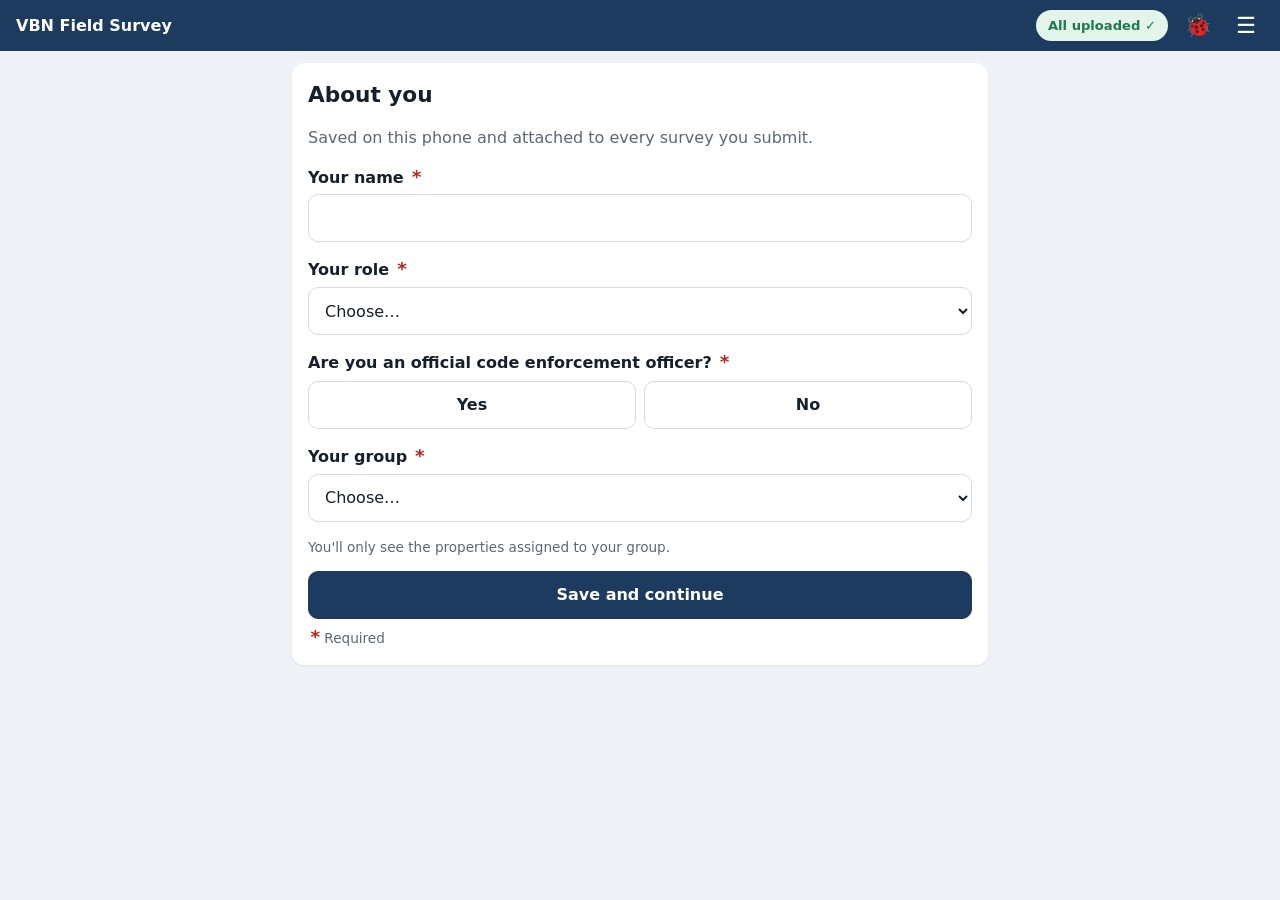
<file: v3/index.html>
<!doctype html>
<html lang="en">
<head>
  <meta charset="utf-8">
  <meta name="viewport" content="width=device-width, initial-scale=1, viewport-fit=cover">
  <meta name="theme-color" content="#1d3a5f">
  <meta name="apple-mobile-web-app-capable" content="yes">
  <meta name="apple-mobile-web-app-title" content="VBN Survey">
  <title>VBN Field Survey</title>
  <link rel="manifest" href="manifest.webmanifest">
  <link rel="icon" href="icons/icon.svg" type="image/svg+xml">
  <link rel="apple-touch-icon" href="icons/icon-192.png">
  <link rel="stylesheet" href="css/app.css">
</head>
<body>
  <header class="topbar">
    <a class="brand" href="#/list">VBN Field Survey</a>
    <div class="topbar-actions">
      <button type="button" id="sync-pill" class="pill">…</button>
      <a class="icon-btn" href="#/bug" aria-label="Report a bug" title="Report a bug">🐞</a>
      <a class="icon-btn" href="#/menu" aria-label="Menu">☰</a>
    </div>
  </header>
  <main id="view" tabindex="-1"></main>
  <div id="toast" role="status" aria-live="polite"></div>
  <noscript>This tool needs JavaScript enabled.</noscript>
  <script type="module" src="js/app.js"></script>
</body>
</html>
</file>
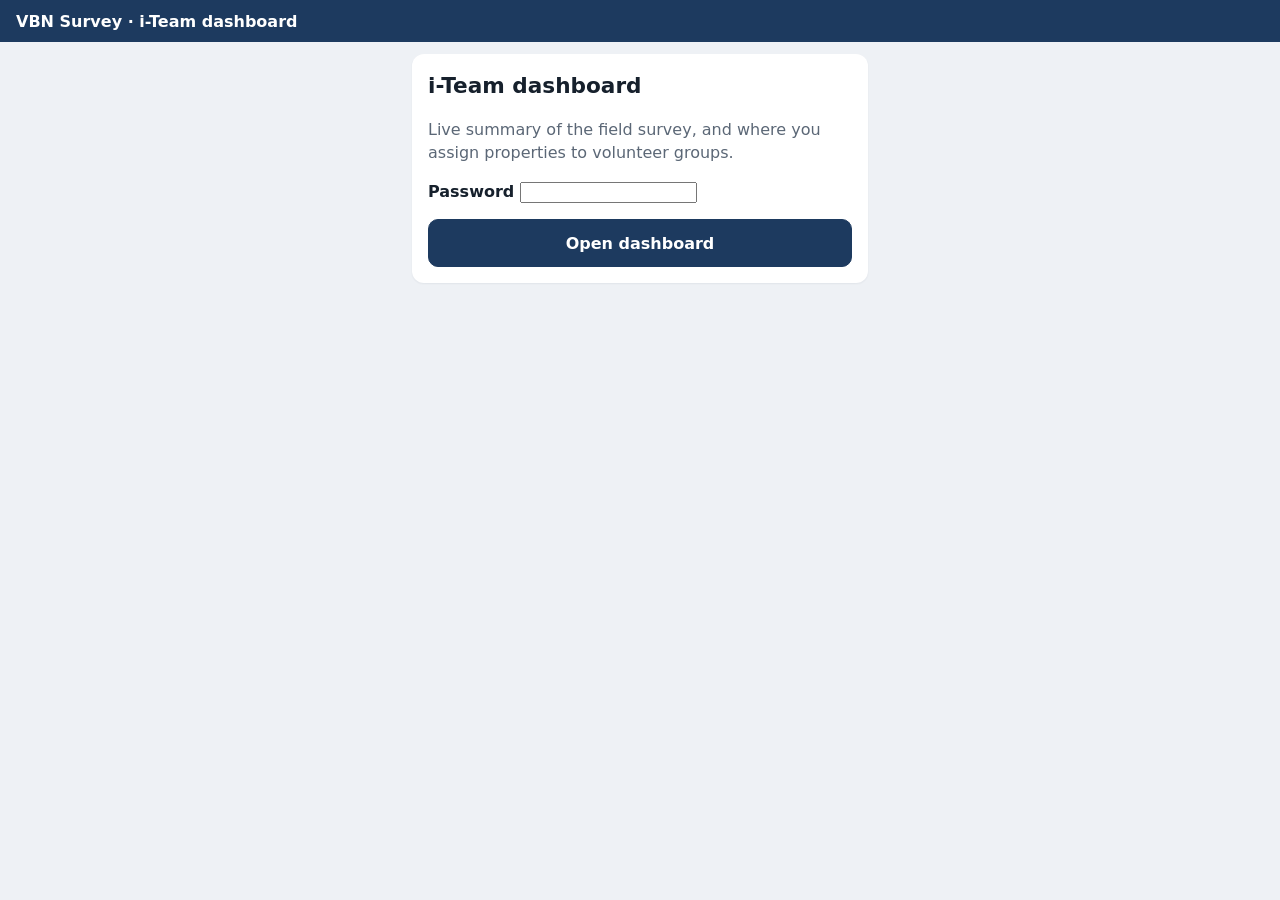
<file: v3/dashboard/index.html>
<!doctype html>
<html lang="en">
<head>
  <meta charset="utf-8">
  <meta name="viewport" content="width=device-width, initial-scale=1">
  <meta name="robots" content="noindex">
  <meta name="theme-color" content="#1d3a5f">
  <title>VBN Survey Dashboard</title>
  <link rel="icon" href="../icons/icon.svg" type="image/svg+xml">
  <link rel="stylesheet" href="../css/app.css">
  <link rel="stylesheet" href="dashboard.css">
</head>
<body>
  <header class="topbar">
    <span class="brand">VBN Survey · i-Team dashboard</span>
    <div class="topbar-actions">
      <button type="button" id="refresh" class="pill hidden">Refresh</button>
      <button type="button" id="logout" class="pill hidden">Log out</button>
    </div>
  </header>

  <main id="login-view" class="narrow">
    <section class="card">
      <h1>i-Team dashboard</h1>
      <p class="muted">Live summary of the field survey, and where you assign properties to volunteer groups.</p>
      <form id="login-form" novalidate>
        <label class="field">Password
          <input type="password" name="password" autocomplete="current-password" required>
        </label>
        <p class="error" id="login-error"></p>
        <button class="btn primary block" type="submit">Open dashboard</button>
      </form>
    </section>
  </main>

  <main id="dash-view" class="wide hidden">
    <div class="filters card">
      <label class="field">Group
        <select id="f-group"><option value="">All groups</option></select>
      </label>
      <label class="field">Surveyor type
        <select id="f-role"><option value="">All surveyor types</option></select>
      </label>
      <p class="muted small" id="updated" aria-live="polite"></p>
    </div>

    <div class="tiles" id="tiles"></div>

    <div class="charts">
      <section class="card chart-card span-2">
        <div class="chart-head">
          <div>
            <h2>Properties surveyed</h2>
            <p class="muted small">Split by the surveyor's group or type</p>
          </div>
          <div class="seg compact" role="radiogroup" aria-label="Break down by">
            <label><input type="radio" name="breakdown" value="group" checked><span>Group</span></label>
            <label><input type="radio" name="breakdown" value="role"><span>Surveyor type</span></label>
          </div>
        </div>
        <div id="c-breakdown"></div>
      </section>
      <section class="card chart-card">
        <h2>Distress items checked</h2>
        <p class="muted small">Number of Distress checklist items ticked, per property</p>
        <div id="c-distress"></div>
      </section>
      <section class="card chart-card">
        <h2>Occupancy signs (net)</h2>
        <p class="muted small">Signs no one lives there minus signs someone does, per property. Higher = more signs of vacancy.</p>
        <div id="c-occupancy"></div>
      </section>
      <section class="card chart-card">
        <h2>Overall distress score</h2>
        <p class="muted small" id="score-note">Surveys using the 0–4 scale</p>
        <div id="c-score"></div>
      </section>
      <section class="card chart-card">
        <h2>Occupancy rating</h2>
        <p class="muted small">The surveyor's overall call</p>
        <div id="c-rating"></div>
      </section>
    </div>

    <section class="card" id="groups">
      <h2>Assign properties to groups</h2>
      <p class="muted small">Volunteers see only their group's properties. Changes reach their phones within about a minute, next time they have signal. Properties with no group are only visible to i-Team staff who choose “All groups”.</p>
      <div class="assign-bar">
        <input type="search" id="g-search" placeholder="Search address, block-lot or neighborhood" autocomplete="off">
        <select id="g-filter" aria-label="Show"><option value="">All properties</option></select>
      </div>
      <div class="assign-bar">
        <span class="muted small" id="g-count">0 selected</span>
        <input id="g-name" list="g-names" placeholder="Group name, e.g. Group 1" autocomplete="off">
        <datalist id="g-names"></datalist>
        <button type="button" class="btn small primary" id="g-assign">Assign selected</button>
        <button type="button" class="btn small" id="g-clear">Remove group</button>
      </div>
      <div class="assign-bar upload-bar">
        <label class="btn small">Upload group file (CSV)
          <input type="file" id="g-file" accept=".csv,text/csv" hidden>
        </label>
        <button type="button" class="btn small ghost" id="g-download">Download groups</button>
        <span class="muted small">Columns: <code>block_lot</code> and <code>group</code>. In Excel or Sheets, save or download as CSV.</span>
      </div>
      <div id="g-preview" class="upload-preview hidden"></div>
      <p class="error" id="g-error"></p>
      <div class="table-wrap">
        <table class="ptable">
          <thead><tr>
            <th><input type="checkbox" id="g-all" aria-label="Select all shown"></th>
            <th>Address</th><th>Block-lot</th><th>Neighborhood</th><th>Group</th><th class="num">Surveys</th>
          </tr></thead>
          <tbody id="g-rows"></tbody>
        </table>
      </div>
    </section>
  </main>

  <div id="tip" role="tooltip" hidden></div>
  <div id="toast" role="status" aria-live="polite"></div>
  <script type="module" src="dashboard.js"></script>
</body>
</html>
</file>
<file: css/app.css>
:root {
  --navy: #1d3a5f;
  --navy-2: #2c5282;
  --ink: #16202c;
  --muted: #5b6776;
  --line: #d5dbe3;
  --bg: #eef1f5;
  --card: #ffffff;
  --ok: #1f7a4d;
  --ok-bg: #e3f4ea;
  --warn: #8a5a00;
  --warn-bg: #fff3d6;
  --bad: #b3261e;
  --bad-bg: #fde7e5;
  --radius: 12px;
  --tap: 48px;
}

* { box-sizing: border-box; }
html { -webkit-text-size-adjust: 100%; }
body {
  margin: 0;
  font: 16px/1.45 system-ui, -apple-system, "Segoe UI", Roboto, sans-serif;
  color: var(--ink);
  background: var(--bg);
  padding-bottom: env(safe-area-inset-bottom);
}
h1 { font-size: 1.35rem; margin: 0 0 .25rem; }
h2 { font-size: 1.05rem; margin: 0 0 .75rem; }
a { color: var(--navy-2); }
.muted { color: var(--muted); }
.small { font-size: .85rem; }
.hidden { display: none !important; }
.error { color: var(--bad); font-weight: 600; margin: .5rem 0 0; min-height: 0; }
.error:empty { display: none; }
.bad-text { color: var(--bad); }
.req { font-size: .72rem; font-weight: 600; text-transform: uppercase; letter-spacing: .04em; color: var(--bad); margin-left: .35rem; }

/* top bar */
.topbar {
  position: sticky; top: 0; z-index: 20;
  display: flex; align-items: center; justify-content: space-between; gap: .5rem;
  padding: calc(.6rem + env(safe-area-inset-top)) 16px .6rem;
  background: var(--navy); color: #fff;
}
.brand { color: #fff; font-weight: 700; text-decoration: none; white-space: nowrap; }
.topbar-actions { display: flex; align-items: center; gap: .5rem; min-width: 0; }
.icon-btn { color: #fff; text-decoration: none; font-size: 1.4rem; line-height: 1; padding: .3rem .5rem; }
.pill {
  border: 0; border-radius: 999px; padding: .35rem .75rem; font: inherit; font-size: .82rem; font-weight: 600;
  background: #fff; color: var(--ink); white-space: nowrap; overflow: hidden; text-overflow: ellipsis; max-width: 55vw;
}
.pill.ok { background: var(--ok-bg); color: var(--ok); }
.pill.warn { background: var(--warn-bg); color: var(--warn); }
.pill.bad { background: var(--bad-bg); color: var(--bad); }
.pill.busy { background: #dfe8f5; color: var(--navy); }

main { max-width: 720px; margin: 0 auto; padding: 12px 12px 96px; outline: none; }

.card {
  background: var(--card); border-radius: var(--radius); padding: 16px; margin-bottom: 12px;
  box-shadow: 0 1px 2px rgba(20, 30, 45, .06);
}

/* form controls */
.field { display: block; margin: 0 0 1rem; font-weight: 600; border: 0; padding: 0; }
.field legend { padding: 0; margin-bottom: .4rem; }
input[type="text"], input[type="search"], input:not([type]), select, textarea {
  display: block; width: 100%; margin-top: .35rem; min-height: var(--tap);
  font: inherit; font-weight: 400; color: var(--ink);
  padding: .6rem .75rem; border: 1.5px solid var(--line); border-radius: 10px; background: #fff;
}
textarea { resize: vertical; }
input:focus, select:focus, textarea:focus { outline: 3px solid #9cc0ea; border-color: var(--navy-2); }

.btn {
  display: inline-flex; align-items: center; justify-content: center; gap: .4rem;
  min-height: var(--tap); padding: .6rem 1rem; border-radius: 10px;
  border: 1.5px solid var(--navy-2); background: #fff; color: var(--navy-2);
  font: inherit; font-weight: 600; text-decoration: none; cursor: pointer;
}
.btn.primary { background: var(--navy); border-color: var(--navy); color: #fff; }
.btn.ghost { border-color: transparent; color: var(--muted); }
.btn.small { min-height: 40px; padding: .35rem .75rem; font-size: .9rem; }
.btn.block { display: flex; width: 100%; }
.btn.camera { width: 100%; min-height: 64px; border-style: dashed; font-size: 1.05rem; background: #f6f9fd; }
.btn.camera.secondary { min-height: 52px; font-size: .98rem; }
.link { background: none; border: 0; padding: 0 .25rem; font: inherit; color: var(--navy-2); text-decoration: underline; cursor: pointer; }

/* segmented radio buttons */
.seg { display: flex; flex-wrap: wrap; gap: .5rem; }
.seg label { flex: 1 1 0; min-width: 5.5rem; }
.seg input { position: absolute; opacity: 0; pointer-events: none; }
.seg span {
  display: flex; align-items: center; justify-content: center; text-align: center;
  min-height: var(--tap); padding: .4rem .6rem; border-radius: 10px;
  border: 1.5px solid var(--line); font-weight: 600; cursor: pointer;
}
.seg input:checked + span { background: var(--navy); border-color: var(--navy); color: #fff; }
.seg input:focus-visible + span { outline: 3px solid #9cc0ea; }

/* big tap-target checkboxes */
.check {
  display: flex; gap: .75rem; align-items: flex-start; padding: .7rem .25rem;
  border-top: 1px solid var(--line); cursor: pointer;
}
.check:first-of-type { border-top: 0; }
.check input { position: absolute; opacity: 0; pointer-events: none; }
.check .box {
  flex: 0 0 28px; height: 28px; border-radius: 7px; border: 2px solid #8795a6; background: #fff; margin-top: -2px;
  display: grid; place-items: center;
}
.check input:checked + .box { background: var(--navy); border-color: var(--navy); }
.check input:checked + .box::after { content: ""; width: 8px; height: 14px; border: solid #fff; border-width: 0 3px 3px 0; transform: translateY(-2px) rotate(45deg); }
.check input:focus-visible + .box { outline: 3px solid #9cc0ea; }
.check input:checked ~ .txt { font-weight: 600; }

.crit-head { display: flex; justify-content: space-between; align-items: baseline; gap: .5rem; flex-wrap: wrap; }
.crit-head h2 { margin-bottom: .25rem; }
.rule { font-size: .8rem; font-weight: 600; color: var(--muted); background: var(--bg); border-radius: 999px; padding: .15rem .6rem; }
.tally { margin: .5rem 0 0; font-size: .9rem; color: var(--muted); font-weight: 600; }

/* observed / not observed toggling */
.not-observed .only-observed, .not-observed .only-observed-inline { display: none; }
.only-not-observed { display: none; margin-top: 1rem; }
.not-observed .only-not-observed { display: block; }

/* result */
.result.yes { background: var(--bad-bg); }
.result.no { background: var(--ok-bg); }
.result h2 { font-size: .85rem; text-transform: uppercase; letter-spacing: .04em; color: var(--muted); margin-bottom: .25rem; }
.result-line { display: flex; flex-direction: column; }
.result-line strong { font-size: 1.1rem; }
.sticky-result {
  position: fixed; left: 0; right: 0; bottom: 0; z-index: 15;
  padding: .6rem 16px calc(.6rem + env(safe-area-inset-bottom));
  font-weight: 700; text-align: center; font-size: .92rem;
  border-top: 1px solid var(--line);
}
.sticky-result.yes { background: var(--bad-bg); color: var(--bad); }
.sticky-result.no { background: var(--ok-bg); color: var(--ok); }

/* distress scale */
.scale { display: grid; gap: .5rem; }
.scale-opt { display: flex; align-items: center; gap: .75rem; padding: .55rem .75rem; border: 1.5px solid var(--line); border-radius: 10px; cursor: pointer; }
.scale-opt input { position: absolute; opacity: 0; pointer-events: none; }
.scale-opt .num {
  flex: 0 0 40px; height: 40px; border-radius: 50%; display: grid; place-items: center;
  font-weight: 800; font-size: 1.15rem; background: var(--bg);
}
.scale-opt .lbl { display: flex; flex-direction: column; }
.scale-opt small { color: var(--muted); }
.scale-opt:has(input:checked) { border-color: var(--navy); background: #eaf1fa; box-shadow: inset 0 0 0 1px var(--navy); }
.scale-opt input:checked + .num { background: var(--navy); color: #fff; }
.scale-opt:has(input:focus-visible) { outline: 3px solid #9cc0ea; }

/* photos */
.photo-slot { margin-bottom: 1.1rem; }
.photo-label { font-weight: 700; margin-bottom: .4rem; }
.photo-row { display: flex; gap: .75rem; align-items: center; margin-bottom: .5rem; }
.thumb { width: 96px; height: 96px; object-fit: cover; border-radius: 10px; background: var(--bg); flex: 0 0 96px; }
.thumb.uploaded { display: grid; place-items: center; font-size: .8rem; color: var(--muted); }
.photo-btns { display: flex; flex-direction: column; gap: .35rem; align-items: flex-start; }
.photo-btns.grow { flex: 1; align-items: stretch; }
.photo-btns.grow input { margin-top: 0; }

/* property page */
.back { display: inline-block; margin-bottom: .5rem; text-decoration: none; font-weight: 600; }
.facts { display: grid; grid-template-columns: auto 1fr; gap: .2rem .9rem; margin: .75rem 0 0; font-size: .92rem; }
.facts dt { color: var(--muted); }
.facts dd { margin: 0; font-weight: 600; }
.visit { margin-top: .75rem; padding-top: .75rem; border-top: 1px solid var(--line); font-size: .92rem; display: grid; gap: .2rem; }
.notice { margin-top: .75rem; padding: .6rem .75rem; border-radius: 10px; background: var(--warn-bg); color: var(--warn); font-weight: 600; font-size: .92rem; }
.actions { display: grid; gap: .5rem; margin-top: 4px; }

/* list */
.observer-line { font-size: .9rem; color: var(--muted); margin: 4px 4px 10px; }
.search-wrap input { margin-top: 0; }
.tabs { display: flex; gap: .4rem; margin: 10px 0; overflow-x: auto; }
.tabs button {
  flex: 1 1 auto; min-height: 42px; border-radius: 999px; border: 1.5px solid var(--line); background: #fff;
  font: inherit; font-weight: 600; font-size: .88rem; padding: .3rem .6rem; white-space: nowrap; color: var(--ink); cursor: pointer;
}
.tabs button[aria-selected="true"] { background: var(--navy); border-color: var(--navy); color: #fff; }
.tabs .count { opacity: .75; font-weight: 500; }
.plist { list-style: none; margin: 0; padding: 0; }
.plist > li > a, .plist > li > .row {
  display: grid; grid-template-columns: 1fr auto; gap: .1rem .75rem; align-items: center;
  background: var(--card); border-radius: var(--radius); padding: .8rem 1rem; margin-bottom: 8px;
  text-decoration: none; color: inherit; box-shadow: 0 1px 2px rgba(20, 30, 45, .06);
}
.card .plist > li > a, .card .plist > li > .row { box-shadow: none; border: 1px solid var(--line); }
.plist .addr { font-weight: 700; grid-column: 1; }
.plist .meta { font-size: .85rem; color: var(--muted); grid-column: 1; }
.plist .badge { grid-column: 2; grid-row: 1 / span 2; }
.plist .empty { padding: 2rem 1rem; text-align: center; color: var(--muted); }
.badge { font-size: .75rem; font-weight: 700; border-radius: 999px; padding: .25rem .6rem; white-space: nowrap; background: var(--bg); color: var(--muted); }
.badge.draft { background: #dfe8f5; color: var(--navy); }
.badge.pending { background: var(--warn-bg); color: var(--warn); }
.badge.done { background: var(--ok-bg); color: var(--ok); }

.menu-btns { display: grid; gap: .5rem; margin-top: .75rem; }

#toast {
  position: fixed; left: 50%; bottom: 72px; transform: translate(-50%, 20px); z-index: 30;
  max-width: calc(100% - 32px); padding: .7rem 1rem; border-radius: 10px;
  background: var(--ink); color: #fff; font-weight: 600; font-size: .92rem;
  opacity: 0; pointer-events: none; transition: opacity .2s, transform .2s;
}
#toast.show { opacity: 1; transform: translate(-50%, 0); }

@media (min-width: 600px) {
  .scale { grid-template-columns: 1fr 1fr; }
}
</file>
<file: v3/css/app.css>
:root {
  --navy: #1d3a5f;
  --navy-2: #2c5282;
  --ink: #16202c;
  --muted: #5b6776;
  --line: #d5dbe3;
  --bg: #eef1f5;
  --card: #ffffff;
  --ok: #1f7a4d;
  --ok-bg: #e3f4ea;
  --warn: #8a5a00;
  --warn-bg: #fff3d6;
  --bad: #b3261e;
  --bad-bg: #fde7e5;
  --radius: 12px;
  --tap: 48px;
}

* { box-sizing: border-box; }
html { -webkit-text-size-adjust: 100%; }
body {
  margin: 0;
  font: 16px/1.45 system-ui, -apple-system, "Segoe UI", Roboto, sans-serif;
  color: var(--ink);
  background: var(--bg);
  padding-bottom: env(safe-area-inset-bottom);
}
h1 { font-size: 1.35rem; margin: 0 0 .25rem; }
h2 { font-size: 1.05rem; margin: 0 0 .75rem; }
a { color: var(--navy-2); }
.muted { color: var(--muted); }
.small { font-size: .85rem; }
.hidden { display: none !important; }
.error { color: var(--bad); font-weight: 600; margin: .5rem 0 0; min-height: 0; }
.error:empty { display: none; }
.bad-text { color: var(--bad); }
.req, .opt { font-size: .72rem; font-weight: 600; text-transform: uppercase; letter-spacing: .04em; margin-left: .35rem; white-space: nowrap; }
.req { color: var(--bad); font-size: 1.15rem; font-weight: 700; text-transform: none; letter-spacing: 0; margin-left: .15rem; line-height: 1; }
.sr-only { position: absolute; width: 1px; height: 1px; overflow: hidden; clip: rect(0 0 0 0); white-space: nowrap; }
.opt { color: var(--muted); }
.key { margin: .6rem 0 0; }

/* top bar */
.topbar {
  position: sticky; top: 0; z-index: 20;
  display: flex; align-items: center; justify-content: space-between; gap: .5rem;
  padding: calc(.6rem + env(safe-area-inset-top)) 16px .6rem;
  background: var(--navy); color: #fff;
}
.brand { color: #fff; font-weight: 700; text-decoration: none; white-space: nowrap; }
.topbar-actions { display: flex; align-items: center; gap: .5rem; min-width: 0; }
.icon-btn { color: #fff; text-decoration: none; font-size: 1.4rem; line-height: 1; padding: .3rem .5rem; }
.pill {
  border: 0; border-radius: 999px; padding: .35rem .75rem; font: inherit; font-size: .82rem; font-weight: 600;
  background: #fff; color: var(--ink); white-space: nowrap; overflow: hidden; text-overflow: ellipsis; max-width: 55vw;
}
.pill.ok { background: var(--ok-bg); color: var(--ok); }
.pill.warn { background: var(--warn-bg); color: var(--warn); }
.pill.bad { background: var(--bad-bg); color: var(--bad); }
.pill.busy { background: #dfe8f5; color: var(--navy); }

main { max-width: 720px; margin: 0 auto; padding: 12px 12px 96px; outline: none; }

.card {
  background: var(--card); border-radius: var(--radius); padding: 16px; margin-bottom: 12px;
  box-shadow: 0 1px 2px rgba(20, 30, 45, .06);
}

/* form controls */
.field { display: block; margin: 0 0 1rem; font-weight: 600; border: 0; padding: 0; }
.field legend { padding: 0; margin-bottom: .4rem; }
input[type="text"], input[type="search"], input[type="number"], input[type="datetime-local"], input:not([type]), select, textarea {
  display: block; width: 100%; margin-top: .35rem; min-height: var(--tap);
  font: inherit; font-weight: 400; color: var(--ink);
  padding: .6rem .75rem; border: 1.5px solid var(--line); border-radius: 10px; background: #fff;
}
textarea { resize: vertical; }
input:focus, select:focus, textarea:focus { outline: 3px solid #9cc0ea; border-color: var(--navy-2); }

.btn {
  display: inline-flex; align-items: center; justify-content: center; gap: .4rem;
  min-height: var(--tap); padding: .6rem 1rem; border-radius: 10px;
  border: 1.5px solid var(--navy-2); background: #fff; color: var(--navy-2);
  font: inherit; font-weight: 600; text-decoration: none; cursor: pointer;
}
.btn.primary { background: var(--navy); border-color: var(--navy); color: #fff; }
.btn.ghost { border-color: transparent; color: var(--muted); }
.btn.small { min-height: 40px; padding: .35rem .75rem; font-size: .9rem; }
.btn.block { display: flex; width: 100%; }
.btn.camera { width: 100%; min-height: 64px; border-style: dashed; font-size: 1.05rem; background: #f6f9fd; }
.btn.camera.secondary { min-height: 52px; font-size: .98rem; }
.link { background: none; border: 0; padding: 0 .25rem; font: inherit; color: var(--navy-2); text-decoration: underline; cursor: pointer; }

/* segmented radio buttons */
.seg { display: flex; flex-wrap: wrap; gap: .5rem; }
.seg label { flex: 1 1 0; min-width: 5.5rem; }
.seg input { position: absolute; opacity: 0; pointer-events: none; }
.seg span {
  display: flex; align-items: center; justify-content: center; text-align: center;
  min-height: var(--tap); padding: .4rem .6rem; border-radius: 10px;
  border: 1.5px solid var(--line); font-weight: 600; cursor: pointer;
}
.seg input:checked + span { background: var(--navy); border-color: var(--navy); color: #fff; }
.seg input:focus-visible + span { outline: 3px solid #9cc0ea; }

/* big tap-target checkboxes */
.check {
  display: flex; gap: .75rem; align-items: flex-start; padding: .7rem .25rem;
  border-top: 1px solid var(--line); cursor: pointer;
}
.item + .item { border-top: 1px solid var(--line); }
.items .check, .check.compact { border-top: 0; }
.check.compact { padding: .6rem 0 .2rem; font-size: .95rem; }
.check.compact .box { flex-basis: 24px; height: 24px; }
.check input { position: absolute; opacity: 0; pointer-events: none; }
.check .box {
  flex: 0 0 28px; height: 28px; border-radius: 7px; border: 2px solid #8795a6; background: #fff; margin-top: -2px;
  display: grid; place-items: center;
}
.check input:checked + .box { background: var(--navy); border-color: var(--navy); }
.check input:checked + .box::after { content: ""; width: 8px; height: 14px; border: solid #fff; border-width: 0 3px 3px 0; transform: translateY(-2px) rotate(45deg); }
.check input:focus-visible + .box { outline: 3px solid #9cc0ea; }
.check input:checked ~ .txt { font-weight: 600; }

/* indicator sections */
.crit h2 { margin-bottom: .2rem; font-size: 1.2rem; }
.crit h3 { font-size: .95rem; margin: 1.1rem 0 .1rem; color: var(--navy); }
.crit h3 + .intro { margin: 0; }
.intro { margin: 0 0 .5rem; }
.details { margin: 0 0 .8rem 2.6rem; padding: .6rem .75rem; border-left: 3px solid #9cc0ea; background: #f6f9fd; border-radius: 0 10px 10px 0; }
.details textarea { margin-top: 0; }
.facade { margin-top: 1.1rem; }
.facade legend { font-size: .95rem; color: var(--navy); }
.facade .details { margin-left: 0; margin-top: .6rem; }
.sub { margin-top: 1rem; }
.two { display: grid; gap: 0 .75rem; }
.center { text-align: center; margin: .2rem 0; min-height: 1.2em; }

/* location */
.gps-ok { font-weight: 600; margin-bottom: .5rem; }
#gps-box .notice { margin: 0 0 .5rem; }
#gps-box .error { margin: 0 0 .5rem; }
.btn[disabled] { opacity: .7; cursor: progress; }

/* distress scale */
.scale { display: grid; gap: .5rem; }
.scale-opt { display: flex; align-items: center; gap: .75rem; padding: .55rem .75rem; border: 1.5px solid var(--line); border-radius: 10px; cursor: pointer; }
.scale-opt input { position: absolute; opacity: 0; pointer-events: none; }
.scale-opt .num {
  flex: 0 0 40px; height: 40px; border-radius: 50%; display: grid; place-items: center;
  font-weight: 800; font-size: 1.15rem; background: var(--bg);
}
.scale-opt .lbl { display: flex; flex-direction: column; }
.scale-opt small { color: var(--muted); }
.scale-opt:has(input:checked) { border-color: var(--navy); background: #eaf1fa; box-shadow: inset 0 0 0 1px var(--navy); }
.scale-opt input:checked + .num { background: var(--navy); color: #fff; }
.scale-opt:has(input:focus-visible) { outline: 3px solid #9cc0ea; }

/* photos */
.photo-slot { margin-bottom: 1.1rem; }
.photo-slot .two { margin-top: .75rem; }
.photo-label { font-weight: 700; margin-bottom: .4rem; }
.photo-row { display: flex; gap: .75rem; align-items: center; margin-bottom: .5rem; }
.thumb { width: 96px; height: 96px; object-fit: cover; border-radius: 10px; background: var(--bg); flex: 0 0 96px; }
.thumb.uploaded { display: grid; place-items: center; font-size: .8rem; color: var(--muted); }
.photo-btns { display: flex; flex-direction: column; gap: .35rem; align-items: flex-start; }
.photo-btns.grow { flex: 1; align-items: stretch; }
.photo-btns.grow input { margin-top: 0; }

/* property page */
.back { display: inline-block; margin-bottom: .5rem; text-decoration: none; font-weight: 600; }
.facts { display: grid; grid-template-columns: auto 1fr; gap: .2rem .9rem; margin: .75rem 0 0; font-size: .92rem; }
.facts dt { color: var(--muted); }
.facts dd { margin: 0; font-weight: 600; }
.visit { margin-top: .75rem; padding-top: .75rem; border-top: 1px solid var(--line); font-size: .92rem; display: grid; gap: .2rem; }
.notice { margin-top: .75rem; padding: .6rem .75rem; border-radius: 10px; background: var(--warn-bg); color: var(--warn); font-weight: 600; font-size: .92rem; }
.actions { display: grid; gap: .5rem; margin-top: 4px; }

/* list */
.observer-line { font-size: .9rem; color: var(--muted); margin: 4px 4px 10px; }
.search-wrap input { margin-top: 0; }
.tabs { display: flex; gap: .4rem; margin: 10px 0; overflow-x: auto; }
.tabs button {
  flex: 1 1 auto; min-height: 42px; border-radius: 999px; border: 1.5px solid var(--line); background: #fff;
  font: inherit; font-weight: 600; font-size: .88rem; padding: .3rem .6rem; white-space: nowrap; color: var(--ink); cursor: pointer;
}
.tabs button[aria-selected="true"] { background: var(--navy); border-color: var(--navy); color: #fff; }
.tabs .count { opacity: .75; font-weight: 500; }
.plist { list-style: none; margin: 0; padding: 0; }
.plist > li > a, .plist > li > .row {
  display: grid; grid-template-columns: 1fr auto; gap: .1rem .75rem; align-items: center;
  background: var(--card); border-radius: var(--radius); padding: .8rem 1rem; margin-bottom: 8px;
  text-decoration: none; color: inherit; box-shadow: 0 1px 2px rgba(20, 30, 45, .06);
}
.card .plist > li > a, .card .plist > li > .row { box-shadow: none; border: 1px solid var(--line); }
.plist .addr { font-weight: 700; grid-column: 1; }
.plist .meta { font-size: .85rem; color: var(--muted); grid-column: 1; }
.plist .badge { grid-column: 2; grid-row: 1 / span 2; }
.plist .empty { padding: 2rem 1rem; text-align: center; color: var(--muted); }
.badge { font-size: .75rem; font-weight: 700; border-radius: 999px; padding: .25rem .6rem; white-space: nowrap; background: var(--bg); color: var(--muted); }
.badge.draft { background: #dfe8f5; color: var(--navy); }
.badge.pending { background: var(--warn-bg); color: var(--warn); }
.badge.done { background: var(--ok-bg); color: var(--ok); }

.menu-btns { display: grid; gap: .5rem; margin-top: .75rem; }

#toast {
  position: fixed; left: 50%; bottom: 72px; transform: translate(-50%, 20px); z-index: 30;
  max-width: calc(100% - 32px); padding: .7rem 1rem; border-radius: 10px;
  background: var(--ink); color: #fff; font-weight: 600; font-size: .92rem;
  opacity: 0; pointer-events: none; transition: opacity .2s, transform .2s;
}
#toast.show { opacity: 1; transform: translate(-50%, 0); }

@media (min-width: 600px) {
  .scale { grid-template-columns: 1fr 1fr; }
  .two { grid-template-columns: 1fr 1fr; }
}
</file>
<file: v3/dashboard/dashboard.css>
/* i-Team dashboard. Builds on ../css/app.css (colors, cards, buttons). */

main.narrow { max-width: 480px; }
main.wide { max-width: 1120px; }
.topbar .pill { cursor: pointer; }

.filters { display: flex; flex-wrap: wrap; gap: 12px 16px; align-items: flex-end; }
.filters .field { margin: 0; flex: 1 1 200px; }
.filters #updated { flex: 1 1 100%; margin: 0; }

/* Stat tiles */
.tiles { display: grid; grid-template-columns: repeat(auto-fit, minmax(200px, 1fr)); gap: 12px; margin-bottom: 12px; }
.tile { background: var(--card); border-radius: var(--radius); padding: 16px; box-shadow: 0 1px 2px rgba(22, 32, 44, .06); }
.tile .label { color: var(--muted); font-size: .85rem; margin: 0; }
.tile .value { font-size: 1.9rem; font-weight: 650; line-height: 1.2; margin: 4px 0 2px; font-variant-numeric: tabular-nums; }
.tile .sub { color: var(--muted); font-size: .85rem; margin: 0; }

/* Charts */
.charts { display: grid; grid-template-columns: repeat(2, minmax(0, 1fr)); gap: 12px; margin-bottom: 12px; }
.charts .card { margin: 0; }
.span-2 { grid-column: span 2; }
@media (max-width: 760px) { .charts { grid-template-columns: minmax(0, 1fr); } .span-2 { grid-column: auto; } }
.chart-card h2 { margin-bottom: 2px; }
.chart-card > p.muted { margin: 0 0 12px; }
.chart-head { display: flex; flex-wrap: wrap; justify-content: space-between; gap: 8px 16px; align-items: flex-start; margin-bottom: 12px; }
.chart-head p.muted { margin: 0; }
.seg.compact label { flex: 0 0 auto; min-width: 0; }
.seg.compact span { min-height: 36px; padding: .3rem .8rem; font-size: .9rem; }

.bars { display: grid; grid-template-columns: minmax(80px, max-content) minmax(0, 1fr); gap: 6px 12px; align-items: center; }
.bar-label { font-size: .88rem; color: var(--ink); text-align: right; white-space: nowrap; overflow: hidden; text-overflow: ellipsis; max-width: 220px; }
.bar-track { display: flex; align-items: center; gap: 8px; min-height: 28px; border-left: 1px solid var(--line); cursor: default; outline: none; }
.bar-track:focus-visible { box-shadow: 0 0 0 3px #9cc0ea; border-radius: 4px; }
.bar { height: 20px; background: var(--navy); border-radius: 0 4px 4px 0; min-width: 0; transition: width .25s; }
.bar-track:hover .bar, .bar-track:focus-visible .bar { background: var(--navy-2); }
.bar-value { font-size: .85rem; color: var(--muted); font-variant-numeric: tabular-nums; white-space: nowrap; }
.empty-chart { color: var(--muted); font-size: .9rem; padding: 12px 0; margin: 0; }

details.table-view { margin-top: 10px; font-size: .85rem; }
details.table-view summary { color: var(--navy-2); cursor: pointer; }
details.table-view table { border-collapse: collapse; margin-top: 6px; }
details.table-view th, details.table-view td { padding: 3px 12px 3px 0; text-align: left; border-bottom: 1px solid var(--line); }
details.table-view td.num, details.table-view th.num { text-align: right; font-variant-numeric: tabular-nums; }

#tip {
  position: fixed; z-index: 30; pointer-events: none; background: var(--ink); color: #fff;
  font-size: .82rem; line-height: 1.35; padding: 6px 9px; border-radius: 6px; max-width: 260px;
}

/* Group assignment */
.assign-bar { display: flex; flex-wrap: wrap; gap: 8px; align-items: center; margin-bottom: 8px; }
.assign-bar input, .assign-bar select { min-height: 40px; padding: .35rem .6rem; border: 1.5px solid var(--line); border-radius: 8px; font: inherit; background: #fff; }
#g-search { flex: 1 1 260px; }
#g-name { flex: 1 1 180px; }
#g-count { min-width: 6.5rem; }
.upload-bar { border-top: 1px solid var(--line); padding-top: 10px; margin-top: 4px; }
.upload-bar code { font-size: .85em; background: #f1f4f8; padding: 1px 4px; border-radius: 4px; }
.upload-preview { border: 1.5px solid var(--navy); border-radius: 10px; padding: 12px 14px; margin: 4px 0 12px; background: #f6f9fd; }
.upload-preview h3 { font-size: 1rem; margin: 0 0 6px; }
.upload-preview ul { margin: 4px 0 8px; padding-left: 1.2rem; }
.upload-preview .warn-text { color: var(--warn); }
.upload-preview .actions-row { display: flex; flex-wrap: wrap; gap: 8px; align-items: center; margin-top: 8px; }
.upload-preview label.inline { display: flex; gap: 6px; align-items: center; font-size: .9rem; }
.table-wrap { overflow: auto; max-height: 520px; border: 1px solid var(--line); border-radius: 8px; }
.ptable { border-collapse: collapse; width: 100%; font-size: .9rem; }
.ptable th { position: sticky; top: 0; background: #f6f8fb; text-align: left; font-weight: 600; z-index: 1; }
.ptable th, .ptable td { padding: 6px 10px; border-bottom: 1px solid var(--line); white-space: nowrap; }
.ptable td.num, .ptable th.num { text-align: right; font-variant-numeric: tabular-nums; }
.ptable tr.selected td { background: #eaf1fa; }
.ptable input[type=checkbox] { width: 18px; height: 18px; }
.ptable .nogroup { color: var(--muted); font-style: italic; }
</file>
